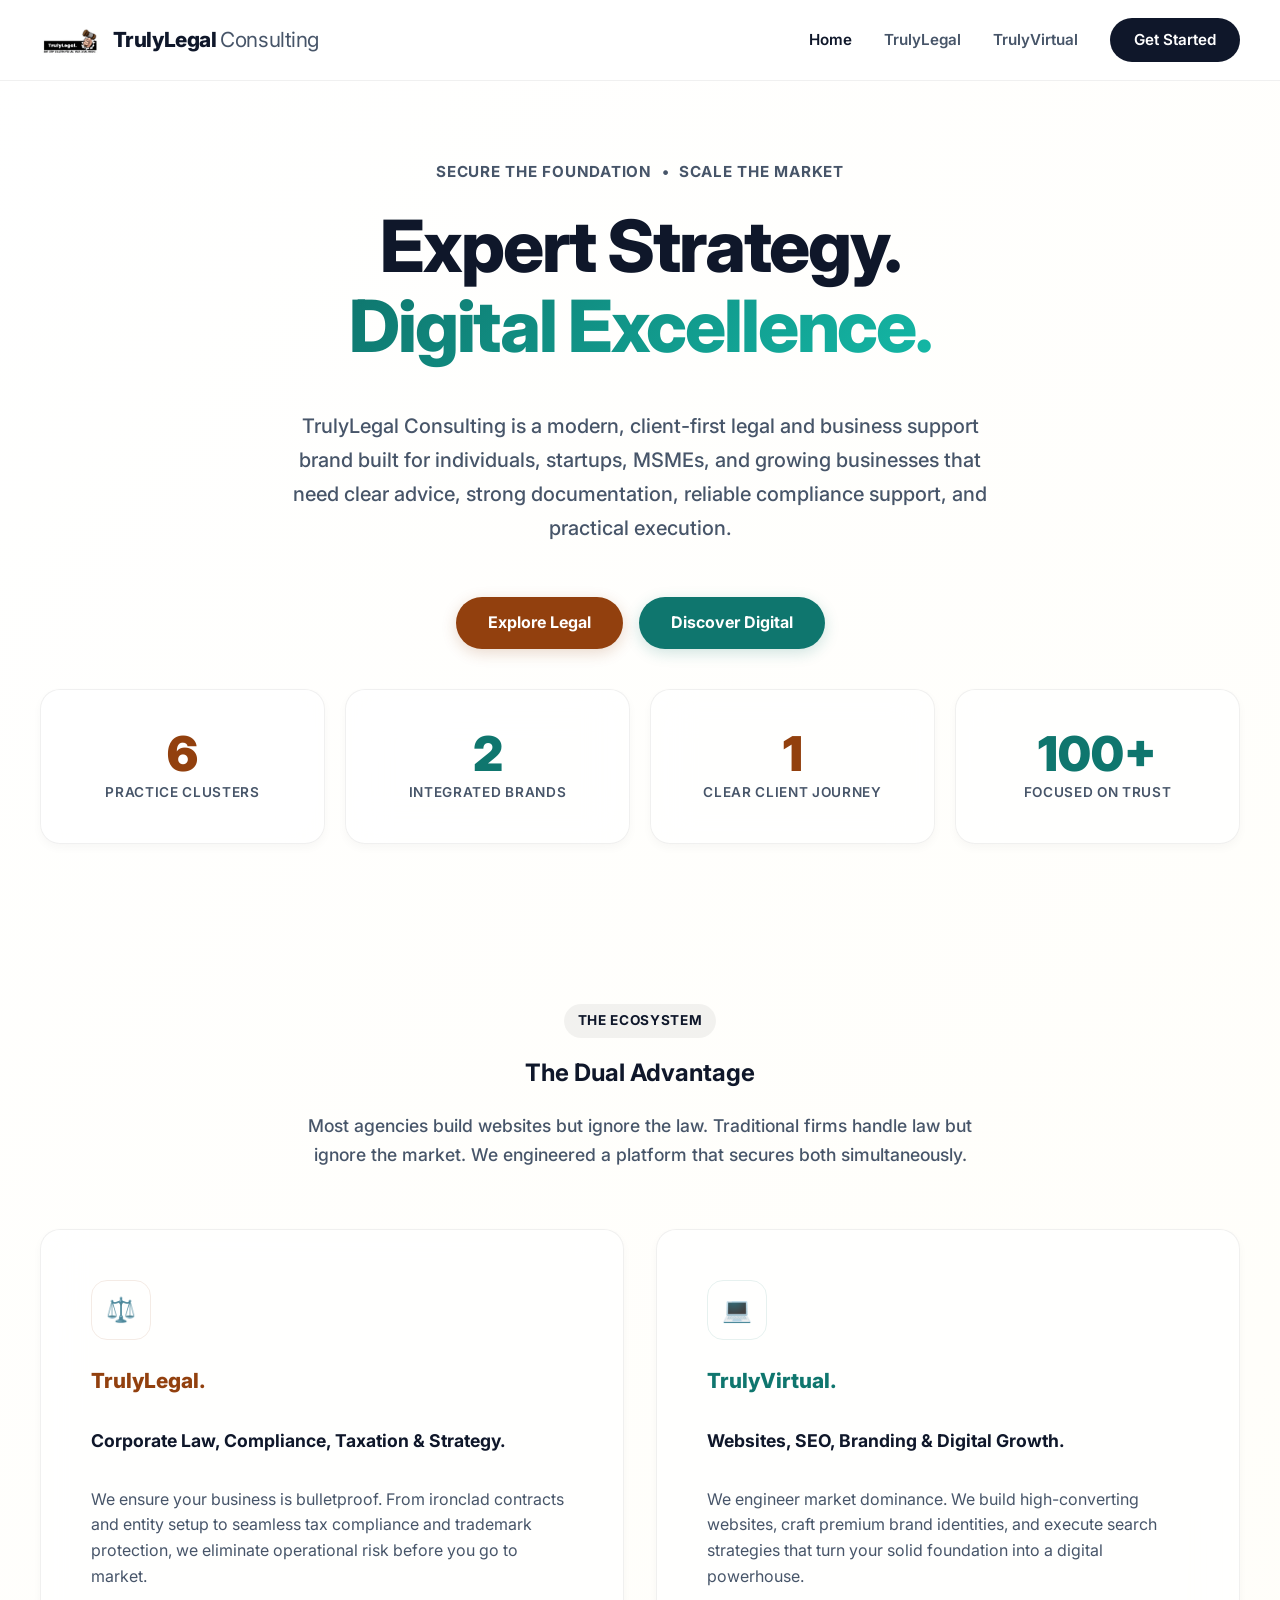
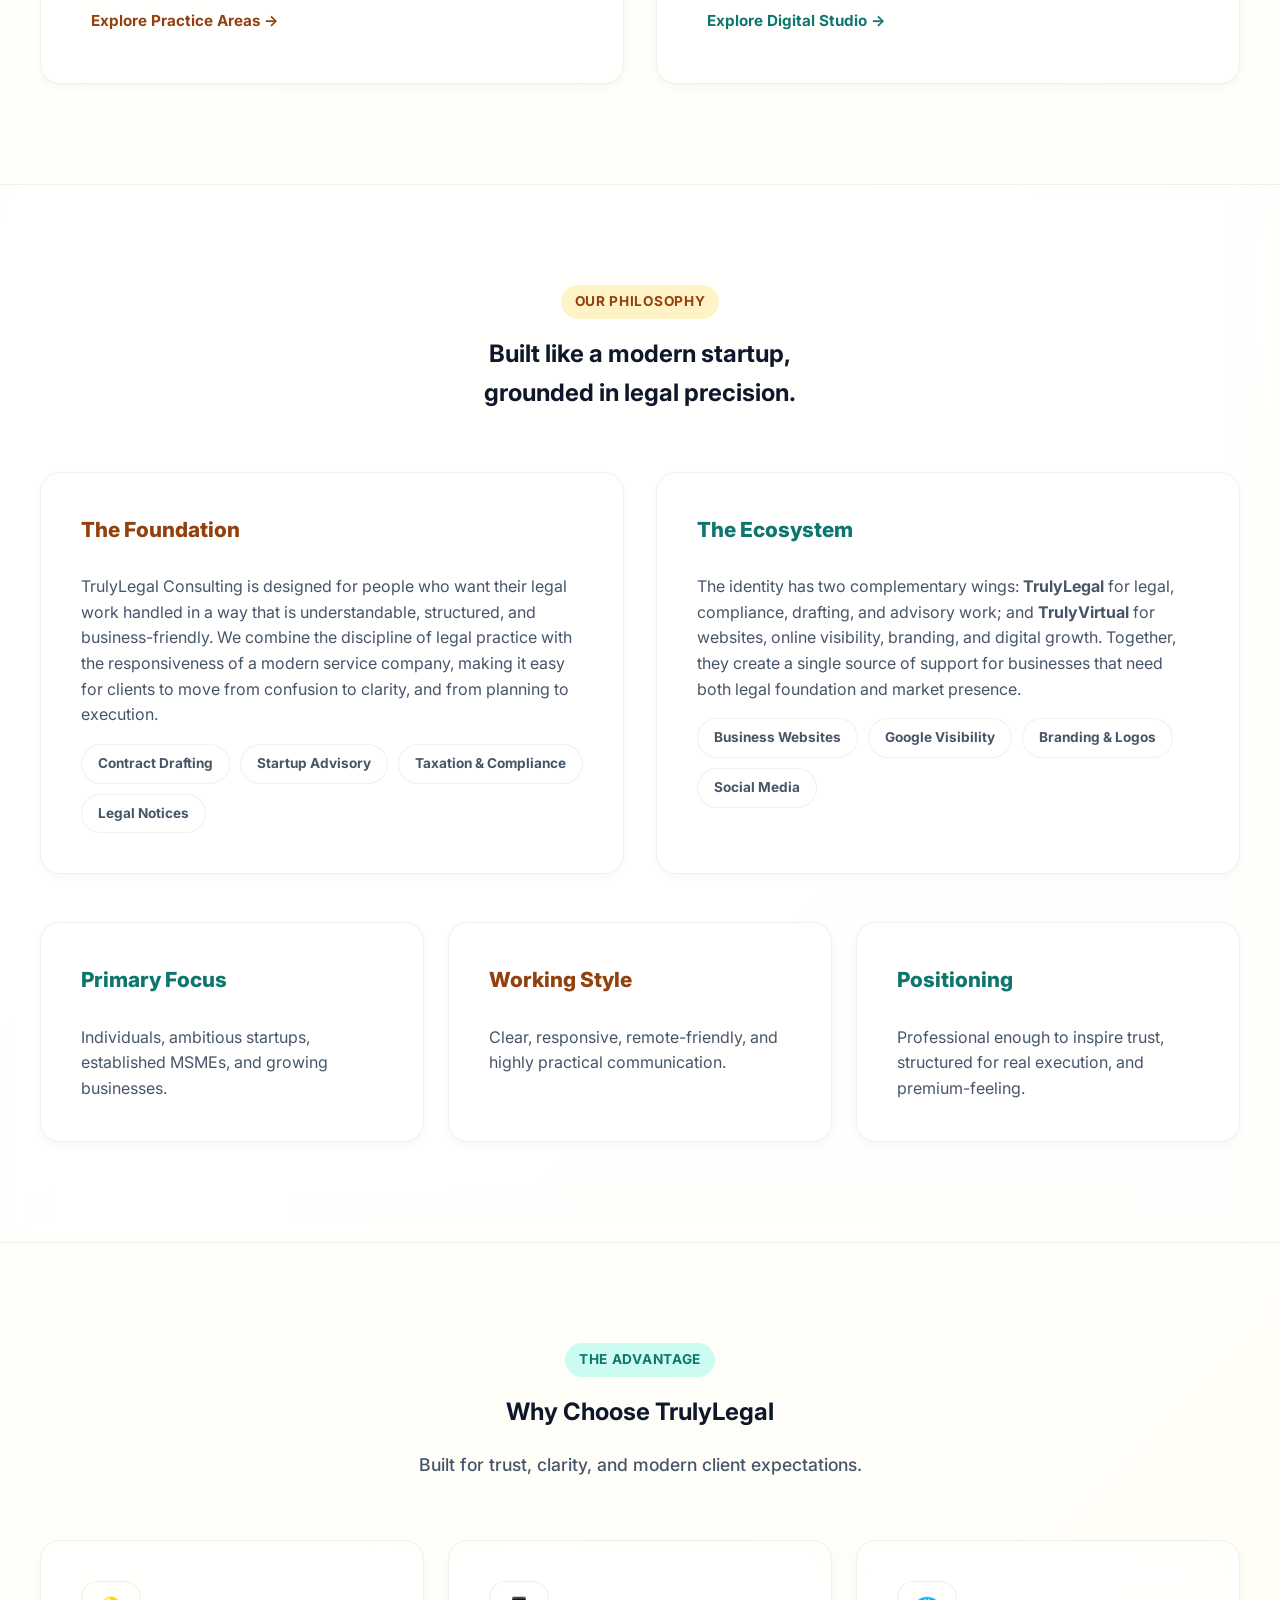
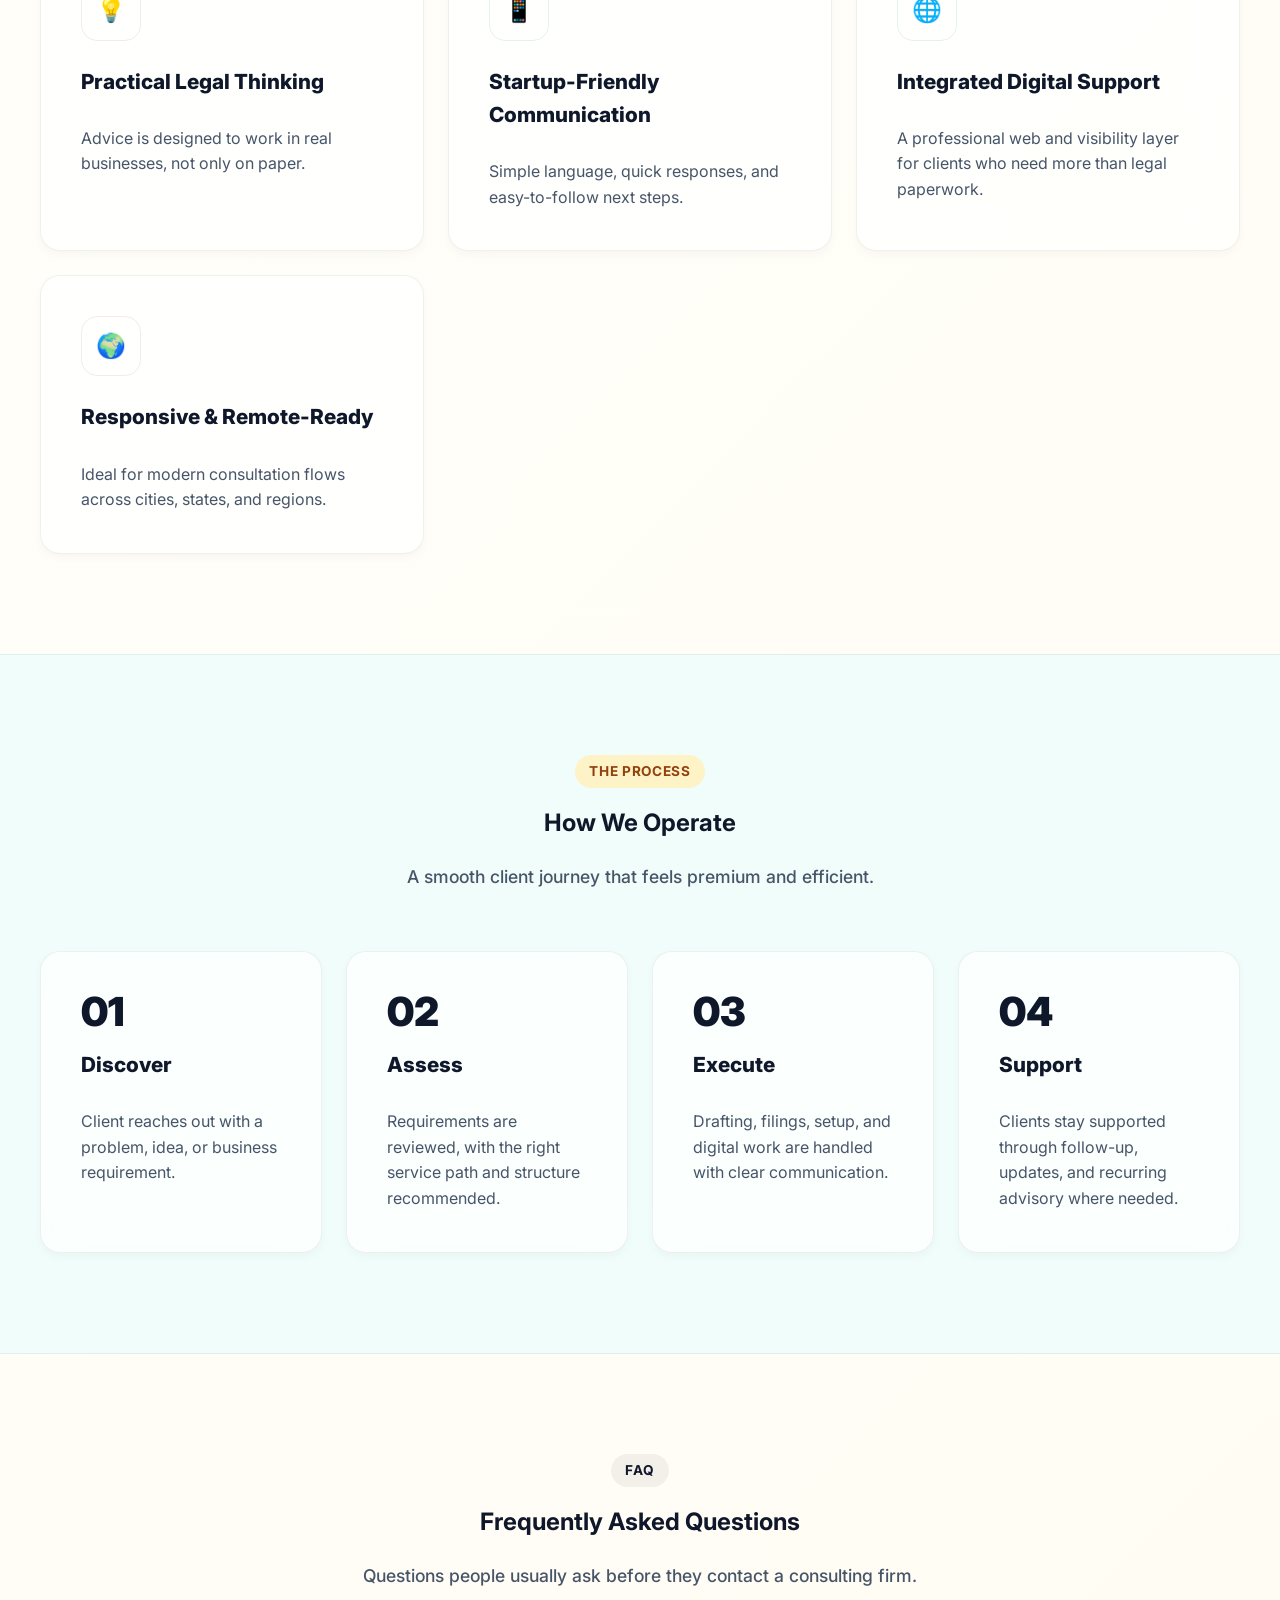
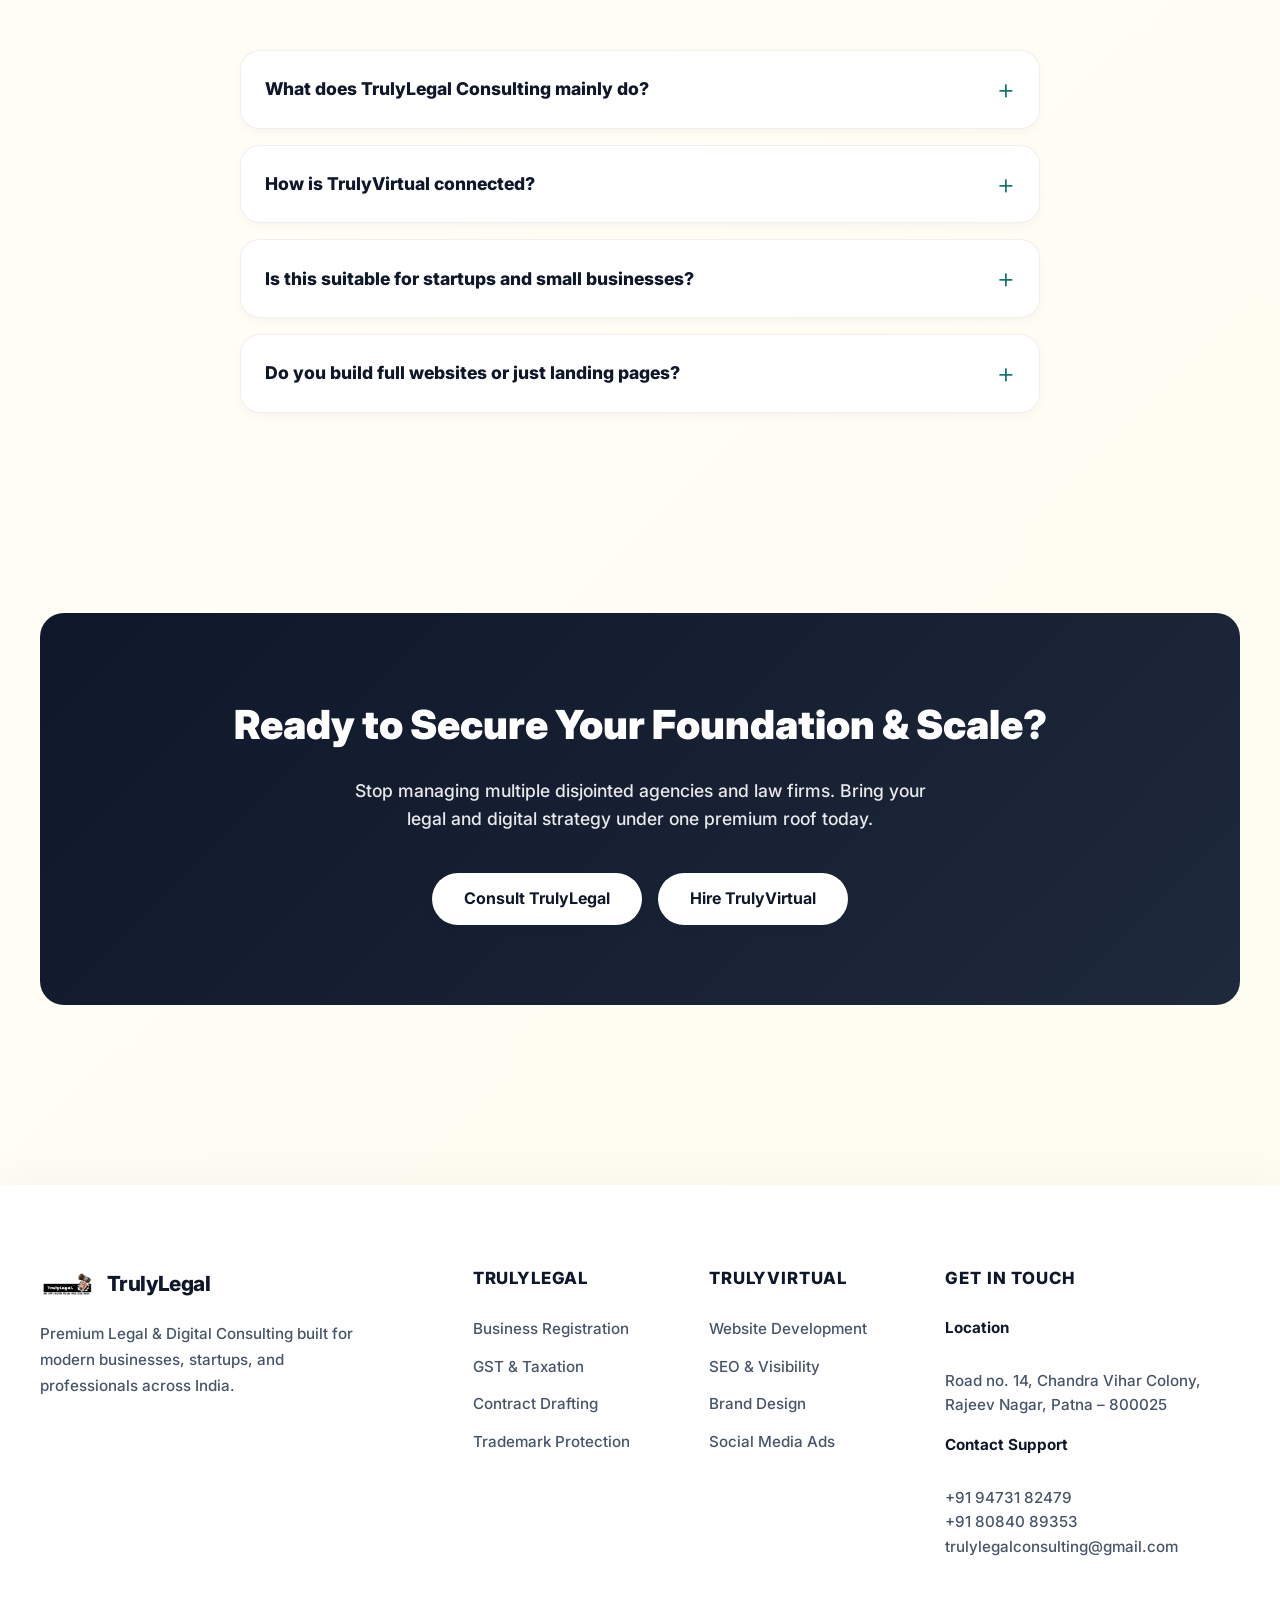
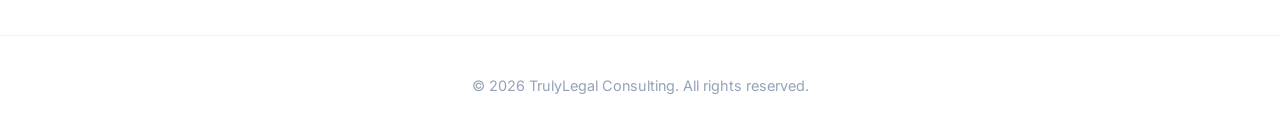
<file: index.html>
<!doctype html>
<html lang="en">
<head>
  <meta charset="utf-8" />
  <meta name="viewport" content="width=device-width, initial-scale=1" />
  <title>TrulyLegal Consulting | Strategy & Digital Growth</title>
  <link rel="preconnect" href="https://fonts.googleapis.com">
  <link rel="preconnect" href="https://fonts.gstatic.com" crossorigin>
  <link href="https://fonts.googleapis.com/css2?family=Inter:wght@300;400;500;600;700;800&display=swap" rel="stylesheet">
  <link rel="stylesheet" href="styles.css" />
  <link rel="icon" href="assets/img/logo.png">
</head>
<body class="animated-bg">
  
  <header class="site-header">
    <div class="container nav-wrap">
      <a class="brand" href="index.html">
        <img src="assets/img/logo.png" alt="TrulyLegal Logo" class="header-logo">
        <span class="brand-name">TrulyLegal <span class="light-text">Consulting</span></span>
      </a>
      
      <button class="nav-toggle" id="navToggle" aria-label="Toggle navigation">
        <span></span><span></span><span></span>
      </button>
      
      <nav class="site-nav" id="siteNav">
        <a href="index.html" class="active">Home</a>
        <a href="legal.html">TrulyLegal</a>
        <a href="virtual.html">TrulyVirtual</a>
        <a href="contact.html" class="nav-cta">Get Started</a>
      </nav>
    </div>
  </header>

  <main>
    <section class="hero-section">
      <div class="container hero-grid">
        <div class="hero-content reveal">
          <div class="kicker">Secure the Foundation &nbsp;•&nbsp; Scale the Market</div>
          <h1 class="hero-title">Expert Strategy. <br><span class="teal-gradient-text">Digital Excellence.</span></h1>
          <p class="hero-subtitle">TrulyLegal Consulting is a modern, client-first legal and business support brand built for individuals, startups, MSMEs, and growing businesses that need clear advice, strong documentation, reliable compliance support, and practical execution.</p>
          <div class="hero-actions">
            <a href="legal.html" class="btn btn-brown">Explore Legal</a>
            <a href="virtual.html" class="btn btn-teal">Discover Digital</a>
          </div>
        </div>
      </div>
    </section>

    <div class="container stats-container reveal">
      <div class="stats-grid">
        <div class="bento-card stat-card card-hover">
          <div class="stat-num brown-text" data-count="6">0</div>
          <span>Practice Clusters</span>
        </div>
        <div class="bento-card stat-card card-hover">
          <div class="stat-num teal-text" data-count="2">0</div>
          <span>Integrated Brands</span>
        </div>
        <div class="bento-card stat-card card-hover">
          <div class="stat-num brown-text" data-count="1">0</div>
          <span>Clear Client Journey</span>
        </div>
        <div class="bento-card stat-card card-hover">
          <div class="stat-num teal-text" data-count="100">0</div>
          <span>Focused on Trust</span>
        </div>
      </div>
    </div>

    <section class="section">
      <div class="container">
        <div class="section-header text-center reveal">
          <span class="badge">The Ecosystem</span>
          <h2>The Dual Advantage</h2>
          <p class="section-desc">Most agencies build websites but ignore the law. Traditional firms handle law but ignore the market. We engineered a platform that secures both simultaneously.</p>
        </div>

        <div class="bento-grid">
          <a href="legal.html" class="bento-card bento-large card-brown reveal">
            <div class="card-icon-wrapper brown-bg">
              <span class="floating-emoji">⚖️</span>
            </div>
            <h3 class="brown-text">TrulyLegal.</h3>
            <p class="strong-desc">Corporate Law, Compliance, Taxation & Strategy.</p>
            <p class="card-text">We ensure your business is bulletproof. From ironclad contracts and entity setup to seamless tax compliance and trademark protection, we eliminate operational risk before you go to market.</p>
            <span class="card-link brown-link">Explore Practice Areas &rarr;</span>
          </a>

          <a href="virtual.html" class="bento-card bento-large card-teal reveal" style="transition-delay: 0.1s;">
            <div class="card-icon-wrapper teal-bg">
              <span class="floating-emoji">💻</span>
            </div>
            <h3 class="teal-text">TrulyVirtual.</h3>
            <p class="strong-desc">Websites, SEO, Branding & Digital Growth.</p>
            <p class="card-text">We engineer market dominance. We build high-converting websites, craft premium brand identities, and execute search strategies that turn your solid foundation into a digital powerhouse.</p>
            <span class="card-link teal-link">Explore Digital Studio &rarr;</span>
          </a>
        </div>
      </div>
    </section>

    <section class="section glass-section border-y">
      <div class="container">
        <div class="section-header text-center reveal">
          <span class="badge badge-brown">Our Philosophy</span>
          <h2>Built like a modern startup,<br>grounded in legal precision.</h2>
        </div>
        
        <div class="bento-grid">
          <div class="bento-card reveal">
            <h3 class="brown-text">The Foundation</h3>
            <p>TrulyLegal Consulting is designed for people who want their legal work handled in a way that is understandable, structured, and business-friendly. We combine the discipline of legal practice with the responsiveness of a modern service company, making it easy for clients to move from confusion to clarity, and from planning to execution.</p>
            <div class="tag-cloud mt-3">
              <span>Contract Drafting</span>
              <span>Startup Advisory</span>
              <span>Taxation & Compliance</span>
              <span>Legal Notices</span>
            </div>
          </div>

          <div class="bento-card reveal" style="transition-delay: 0.1s;">
            <h3 class="teal-text">The Ecosystem</h3>
            <p>The identity has two complementary wings: <strong>TrulyLegal</strong> for legal, compliance, drafting, and advisory work; and <strong>TrulyVirtual</strong> for websites, online visibility, branding, and digital growth. Together, they create a single source of support for businesses that need both legal foundation and market presence.</p>
            <div class="tag-cloud mt-3">
              <span>Business Websites</span>
              <span>Google Visibility</span>
              <span>Branding & Logos</span>
              <span>Social Media</span>
            </div>
          </div>
        </div>

        <div class="audience-grid mt-5 reveal">
          <div class="bento-card card-hover">
            <h4 class="teal-text">Primary Focus</h4>
            <p>Individuals, ambitious startups, established MSMEs, and growing businesses.</p>
          </div>
          <div class="bento-card card-hover">
            <h4 class="brown-text">Working Style</h4>
            <p>Clear, responsive, remote-friendly, and highly practical communication.</p>
          </div>
          <div class="bento-card card-hover">
            <h4 class="teal-text">Positioning</h4>
            <p>Professional enough to inspire trust, structured for real execution, and premium-feeling.</p>
          </div>
        </div>
      </div>
    </section>

    <section class="section">
      <div class="container">
        <div class="section-header text-center reveal">
          <span class="badge badge-teal">The Advantage</span>
          <h2>Why Choose TrulyLegal</h2>
          <p class="section-desc">Built for trust, clarity, and modern client expectations.</p>
        </div>

        <div class="audience-grid">
          <div class="bento-card card-hover reveal">
            <div class="card-icon-wrapper brown-bg"><span class="floating-emoji">💡</span></div>
            <h4>Practical Legal Thinking</h4>
            <p>Advice is designed to work in real businesses, not only on paper.</p>
          </div>
          <div class="bento-card card-hover reveal" style="transition-delay: 0.1s;">
            <div class="card-icon-wrapper teal-bg"><span class="floating-emoji">📱</span></div>
            <h4>Startup-Friendly Communication</h4>
            <p>Simple language, quick responses, and easy-to-follow next steps.</p>
          </div>
          <div class="bento-card card-hover reveal" style="transition-delay: 0.2s;">
            <div class="card-icon-wrapper teal-bg"><span class="floating-emoji">🌐</span></div>
            <h4>Integrated Digital Support</h4>
            <p>A professional web and visibility layer for clients who need more than legal paperwork.</p>
          </div>
          <div class="bento-card card-hover reveal" style="transition-delay: 0.3s;">
            <div class="card-icon-wrapper brown-bg"><span class="floating-emoji">🌍</span></div>
            <h4>Responsive & Remote-Ready</h4>
            <p>Ideal for modern consultation flows across cities, states, and regions.</p>
          </div>
        </div>
      </div>
    </section>

    <section class="section bg-teal-light border-y">
      <div class="container">
        <div class="section-header text-center reveal">
          <span class="badge badge-brown">The Process</span>
          <h2>How We Operate</h2>
          <p class="section-desc">A smooth client journey that feels premium and efficient.</p>
        </div>
        
        <div class="workflow-grid">
          <div class="bento-card workflow-card reveal">
            <div class="step-num text-teal">01</div>
            <h4>Discover</h4>
            <p>Client reaches out with a problem, idea, or business requirement.</p>
          </div>
          <div class="bento-card workflow-card reveal" style="transition-delay: 0.1s;">
            <div class="step-num text-brown">02</div>
            <h4>Assess</h4>
            <p>Requirements are reviewed, with the right service path and structure recommended.</p>
          </div>
          <div class="bento-card workflow-card reveal" style="transition-delay: 0.2s;">
            <div class="step-num text-teal">03</div>
            <h4>Execute</h4>
            <p>Drafting, filings, setup, and digital work are handled with clear communication.</p>
          </div>
          <div class="bento-card workflow-card reveal" style="transition-delay: 0.3s;">
            <div class="step-num text-brown">04</div>
            <h4>Support</h4>
            <p>Clients stay supported through follow-up, updates, and recurring advisory where needed.</p>
          </div>
        </div>
      </div>
    </section>

    <section class="section">
      <div class="container">
        <div class="section-header text-center reveal">
          <span class="badge">FAQ</span>
          <h2>Frequently Asked Questions</h2>
          <p class="section-desc">Questions people usually ask before they contact a consulting firm.</p>
        </div>

        <div class="faq-list reveal">
          <details class="faq-item">
            <summary>What does TrulyLegal Consulting mainly do?</summary>
            <p>It provides legal, compliance, drafting, business consulting, and selected digital growth services, with a focus on making the process simple and practical for clients.</p>
          </details>
          <details class="faq-item">
            <summary>How is TrulyVirtual connected?</summary>
            <p>TrulyVirtual is the digital-growth wing of the ecosystem, handling websites, visibility, branding, online promotion, and related digital support.</p>
          </details>
          <details class="faq-item">
            <summary>Is this suitable for startups and small businesses?</summary>
            <p>Yes. The structure is intentionally built for people who need affordable, professional, and scalable support while they build their business.</p>
          </details>
          <details class="faq-item">
            <summary>Do you build full websites or just landing pages?</summary>
            <p>Yes. The design capabilities range from single-page conversion landing pages to expanded multi-page corporate websites with service, about, and contact pages.</p>
          </details>
        </div>
      </div>
    </section>

    <section class="section cta-section">
      <div class="container reveal">
        <div class="cta-box box-gradient">
          <h2>Ready to Secure Your Foundation & Scale?</h2>
          <p>Stop managing multiple disjointed agencies and law firms. Bring your legal and digital strategy under one premium roof today.</p>
          <div class="cta-flex">
            <a href="contact.html" class="btn btn-white brown-text">Consult TrulyLegal</a>
            <a href="contact.html" class="btn btn-white teal-text">Hire TrulyVirtual</a>
          </div>
        </div>
      </div>
    </section>
  </main>

  <footer class="site-footer">
    <div class="container footer-grid">
      <div class="footer-col brand-col">
        <div class="footer-brand">
          <img src="assets/img/logo.png" alt="TrulyLegal Logo" class="footer-logo">
          <span class="brand-name">TrulyLegal</span>
        </div>
        <p>Premium Legal & Digital Consulting built for modern businesses, startups, and professionals across India.</p>
      </div>
      
      <div class="footer-col">
        <h4>TrulyLegal</h4>
        <ul>
          <li><a href="legal.html">Business Registration</a></li>
          <li><a href="legal.html">GST & Taxation</a></li>
          <li><a href="legal.html">Contract Drafting</a></li>
          <li><a href="legal.html">Trademark Protection</a></li>
        </ul>
      </div>

      <div class="footer-col">
        <h4>TrulyVirtual</h4>
        <ul>
          <li><a href="virtual.html">Website Development</a></li>
          <li><a href="virtual.html">SEO & Visibility</a></li>
          <li><a href="virtual.html">Brand Design</a></li>
          <li><a href="virtual.html">Social Media Ads</a></li>
        </ul>
      </div>

      <div class="footer-col contact-col">
        <h4>Get in Touch</h4>
        <div class="contact-item">
          <strong>Location</strong><br>
          Road no. 14, Chandra Vihar Colony,<br>Rajeev Nagar, Patna – 800025
        </div>
        <div class="contact-item mt-3">
          <strong>Contact Support</strong><br>
          <a href="tel:+919473182479">+91 94731 82479</a><br>
          <a href="tel:+918084089353">+91 80840 89353</a><br>
          <a href="mailto:trulylegalconsulting@gmail.com">trulylegalconsulting@gmail.com</a>
        </div>
      </div>
    </div>
    <div class="footer-bottom">
      <div class="container">
        <p>&copy; 2026 TrulyLegal Consulting. All rights reserved.</p>
      </div>
    </div>
  </footer>

  <script src="script.js"></script>
</body>
</html>
</file>
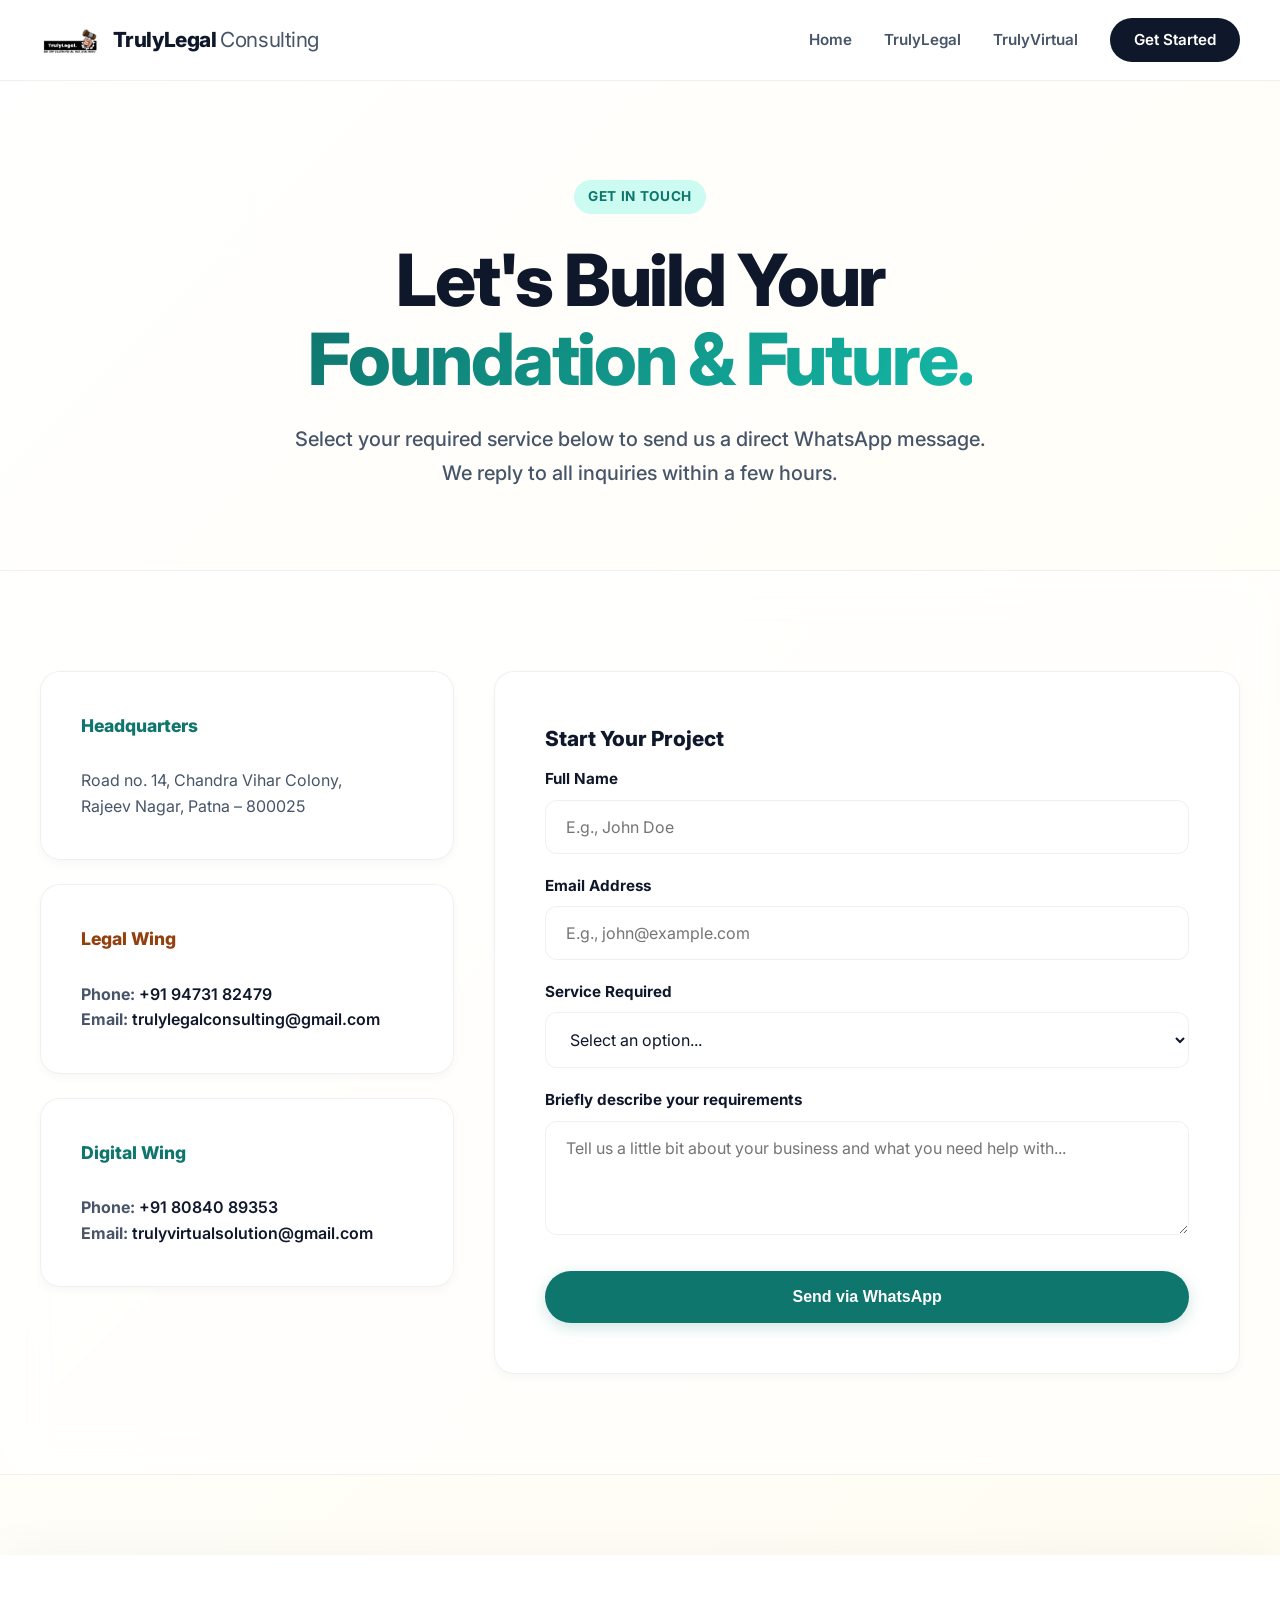
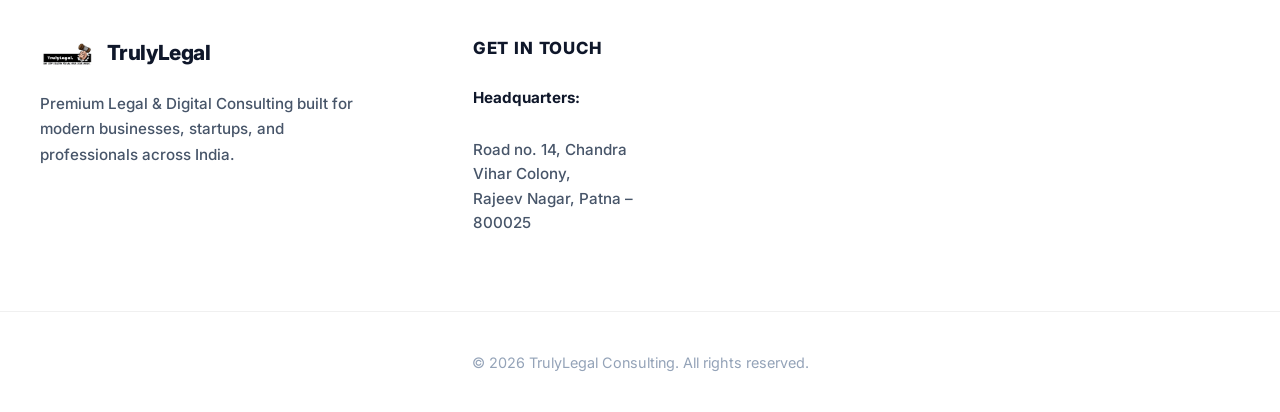
<file: contact.html>
<!doctype html>
<html lang="en">
<head>
  <meta charset="utf-8" />
  <meta name="viewport" content="width=device-width, initial-scale=1" />
  <title>Contact Us | TrulyLegal Consulting</title>
  <link href="https://fonts.googleapis.com/css2?family=Inter:wght@300;400;500;600;700;800&display=swap" rel="stylesheet">
  <link rel="stylesheet" href="styles.css" />
  <link rel="icon" href="assets/img/logo.png">
</head>
<body class="animated-bg">
  
  <header class="site-header">
    <div class="container nav-wrap">
      <a class="brand" href="index.html">
        <img src="assets/img/logo.png" alt="TrulyLegal Logo" class="header-logo">
        <span class="brand-name">TrulyLegal <span class="light-text">Consulting</span></span>
      </a>
      <button class="nav-toggle" id="navToggle" aria-label="Toggle navigation">
        <span></span><span></span><span></span>
      </button>
      <nav class="site-nav" id="siteNav">
        <a href="index.html">Home</a>
        <a href="legal.html">TrulyLegal</a>
        <a href="virtual.html">TrulyVirtual</a>
        <a href="contact.html" class="nav-cta">Get Started</a>
      </nav>
    </div>
  </header>

  <main>
    <section class="internal-hero">
      <div class="container reveal text-center">
        <span class="badge badge-teal">Get In Touch</span>
        <h1 class="hero-title">Let's Build Your <br><span class="teal-gradient-text">Foundation & Future.</span></h1>
        <p class="hero-subtitle" style="margin: 0 auto;">Select your required service below to send us a direct WhatsApp message. We reply to all inquiries within a few hours.</p>
      </div>
    </section>

    <section class="section border-y glass-section">
      <div class="container">
        <div class="contact-layout">
          
          <div class="contact-info-cards reveal">
            <div class="bento-card card-teal">
              <h4 class="teal-text">Headquarters</h4>
              <p>Road no. 14, Chandra Vihar Colony,<br>Rajeev Nagar, Patna – 800025</p>
            </div>
            
            <div class="bento-card card-brown">
              <h4 class="brown-text">Legal Wing</h4>
              <p><strong>Phone:</strong> <a href="tel:+919473182479">+91 94731 82479</a><br>
              <strong>Email:</strong> <a href="mailto:trulylegalconsulting@gmail.com">trulylegalconsulting@gmail.com</a></p>
            </div>

            <div class="bento-card card-teal">
              <h4 class="teal-text">Digital Wing</h4>
              <p><strong>Phone:</strong> <a href="tel:+918084089353">+91 80840 89353</a><br>
              <strong>Email:</strong> <a href="mailto:trulyvirtualsolution@gmail.com">trulyvirtualsolution@gmail.com</a></p>
            </div>
          </div>

          <div class="bento-card bento-large card-hover reveal" style="transition-delay: 0.1s;">
            <h3 class="mb-4">Start Your Project</h3>
            <form id="whatsappForm" class="contact-form">
              
              <div class="form-group">
                <label for="userName">Full Name</label>
                <input type="text" id="userName" class="form-control" placeholder="E.g., John Doe" required>
              </div>

              <div class="form-group">
                <label for="userEmail">Email Address</label>
                <input type="email" id="userEmail" class="form-control" placeholder="E.g., john@example.com" required>
              </div>

              <div class="form-group">
                <label for="userService">Service Required</label>
                <select id="userService" class="form-control" required>
                  <option value="" disabled selected>Select an option...</option>
                  <optgroup label="TrulyLegal">
                    <option value="Business Registration">Business Registration & Setup</option>
                    <option value="GST & Taxation">GST & Taxation</option>
                    <option value="Drafting & Contracts">Drafting & Contracts</option>
                    <option value="Trademark / Brand Protection">Trademark / Brand Protection</option>
                    <option value="Legal Consultation">General Legal Consultation</option>
                  </optgroup>
                  <optgroup label="TrulyVirtual">
                    <option value="Website Development">Website Development</option>
                    <option value="SEO & Visibility">Google SEO & Visibility</option>
                    <option value="Logo & Branding">Logo & Brand Design</option>
                    <option value="Social Media Ads">Social Media & Ads Management</option>
                  </optgroup>
                  <optgroup label="Combined">
                    <option value="Combined Legal & Digital Package">Combined Legal & Digital Package</option>
                  </optgroup>
                </select>
              </div>

              <div class="form-group">
                <label for="userMessage">Briefly describe your requirements</label>
                <textarea id="userMessage" class="form-control" rows="4" placeholder="Tell us a little bit about your business and what you need help with..." required></textarea>
              </div>

              <button type="submit" class="btn btn-teal mt-3" style="width: 100%;">
                Send via WhatsApp
              </button>
              
            </form>
          </div>

        </div>
      </div>
    </section>
  </main>

  <footer class="site-footer">
    <div class="container footer-grid">
      <div class="footer-col brand-col">
        <div class="footer-brand">
          <img src="assets/img/logo.png" alt="TrulyLegal Logo" class="footer-logo">
          <span class="brand-name">TrulyLegal</span>
        </div>
        <p>Premium Legal & Digital Consulting built for modern businesses, startups, and professionals across India.</p>
      </div>
      <div class="footer-col contact-col">
        <h4>Get in Touch</h4>
        <div class="contact-item">
          <strong>Headquarters:</strong><br>
          Road no. 14, Chandra Vihar Colony,<br>Rajeev Nagar, Patna – 800025
        </div>
      </div>
    </div>
    <div class="footer-bottom">
      <div class="container">
        <p>&copy; 2026 TrulyLegal Consulting. All rights reserved.</p>
      </div>
    </div>
  </footer>

  <script src="script.js"></script>
</body>
</html>
</file>
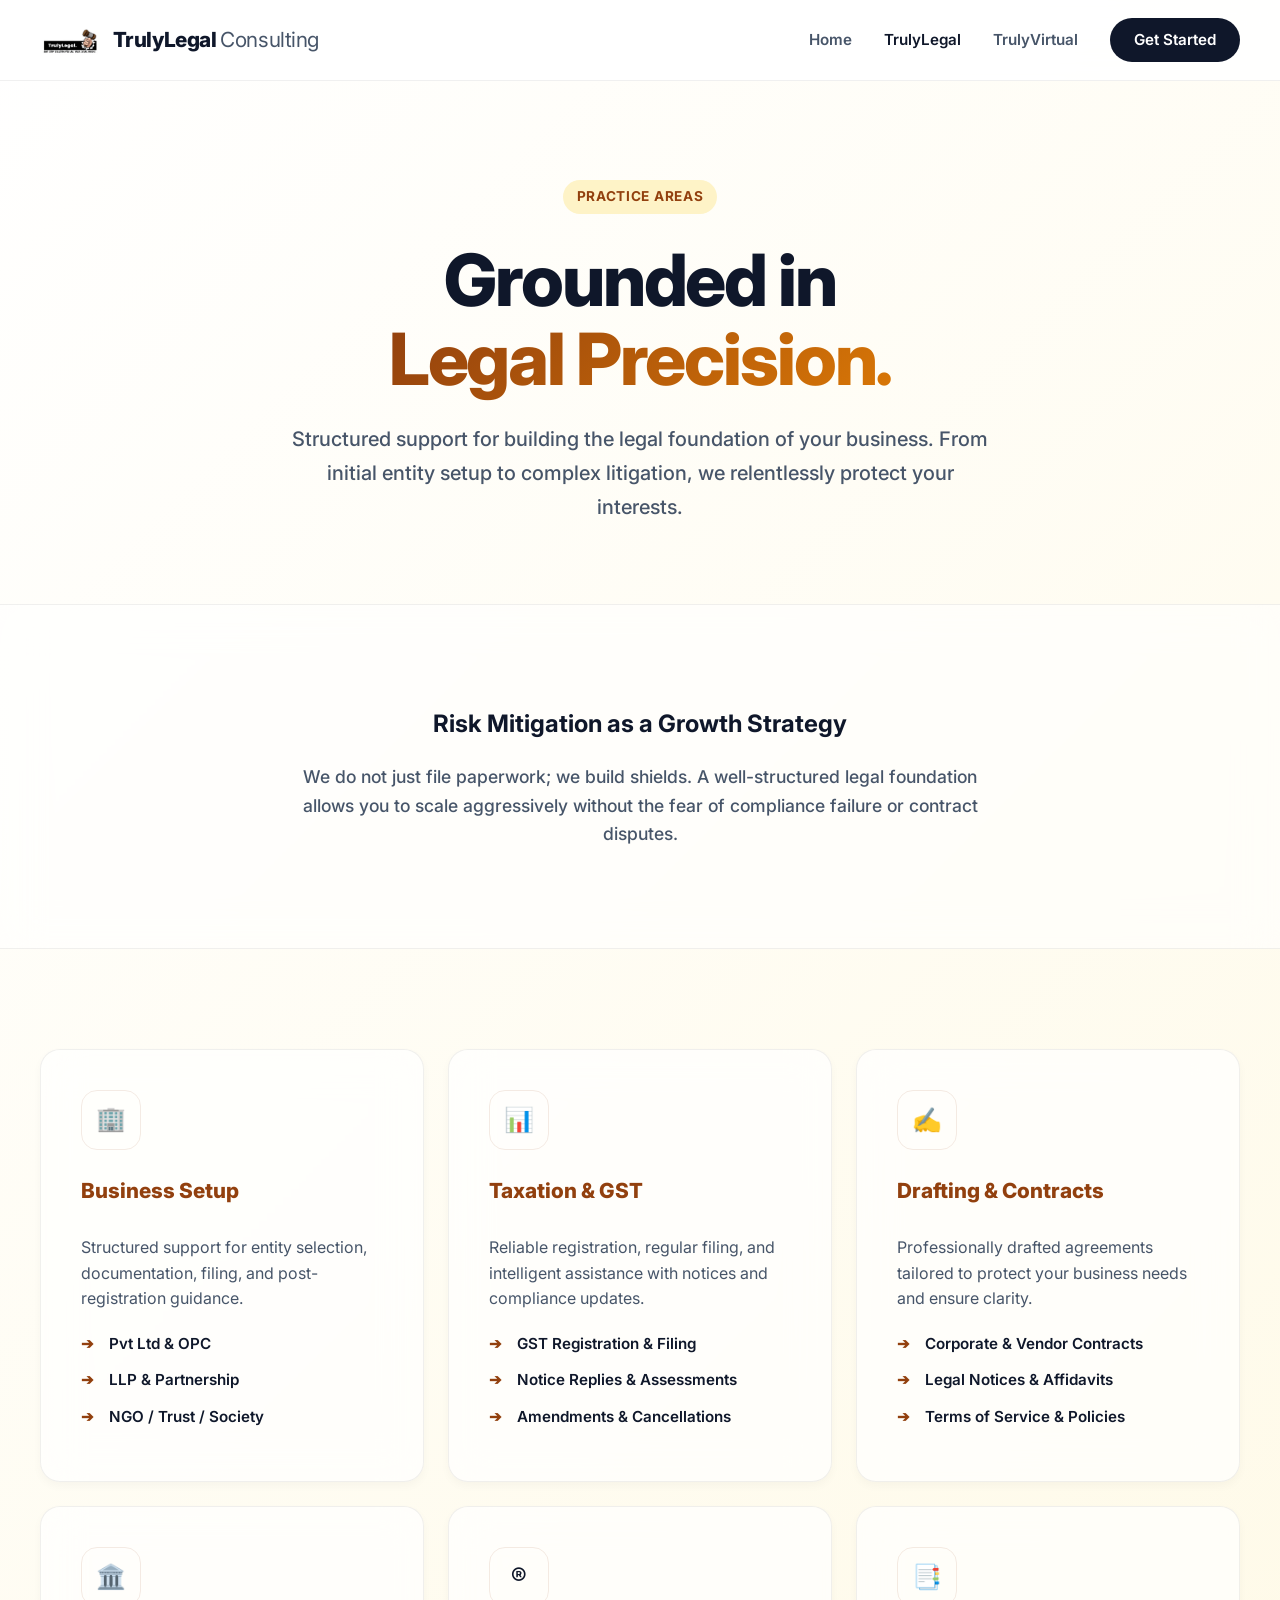
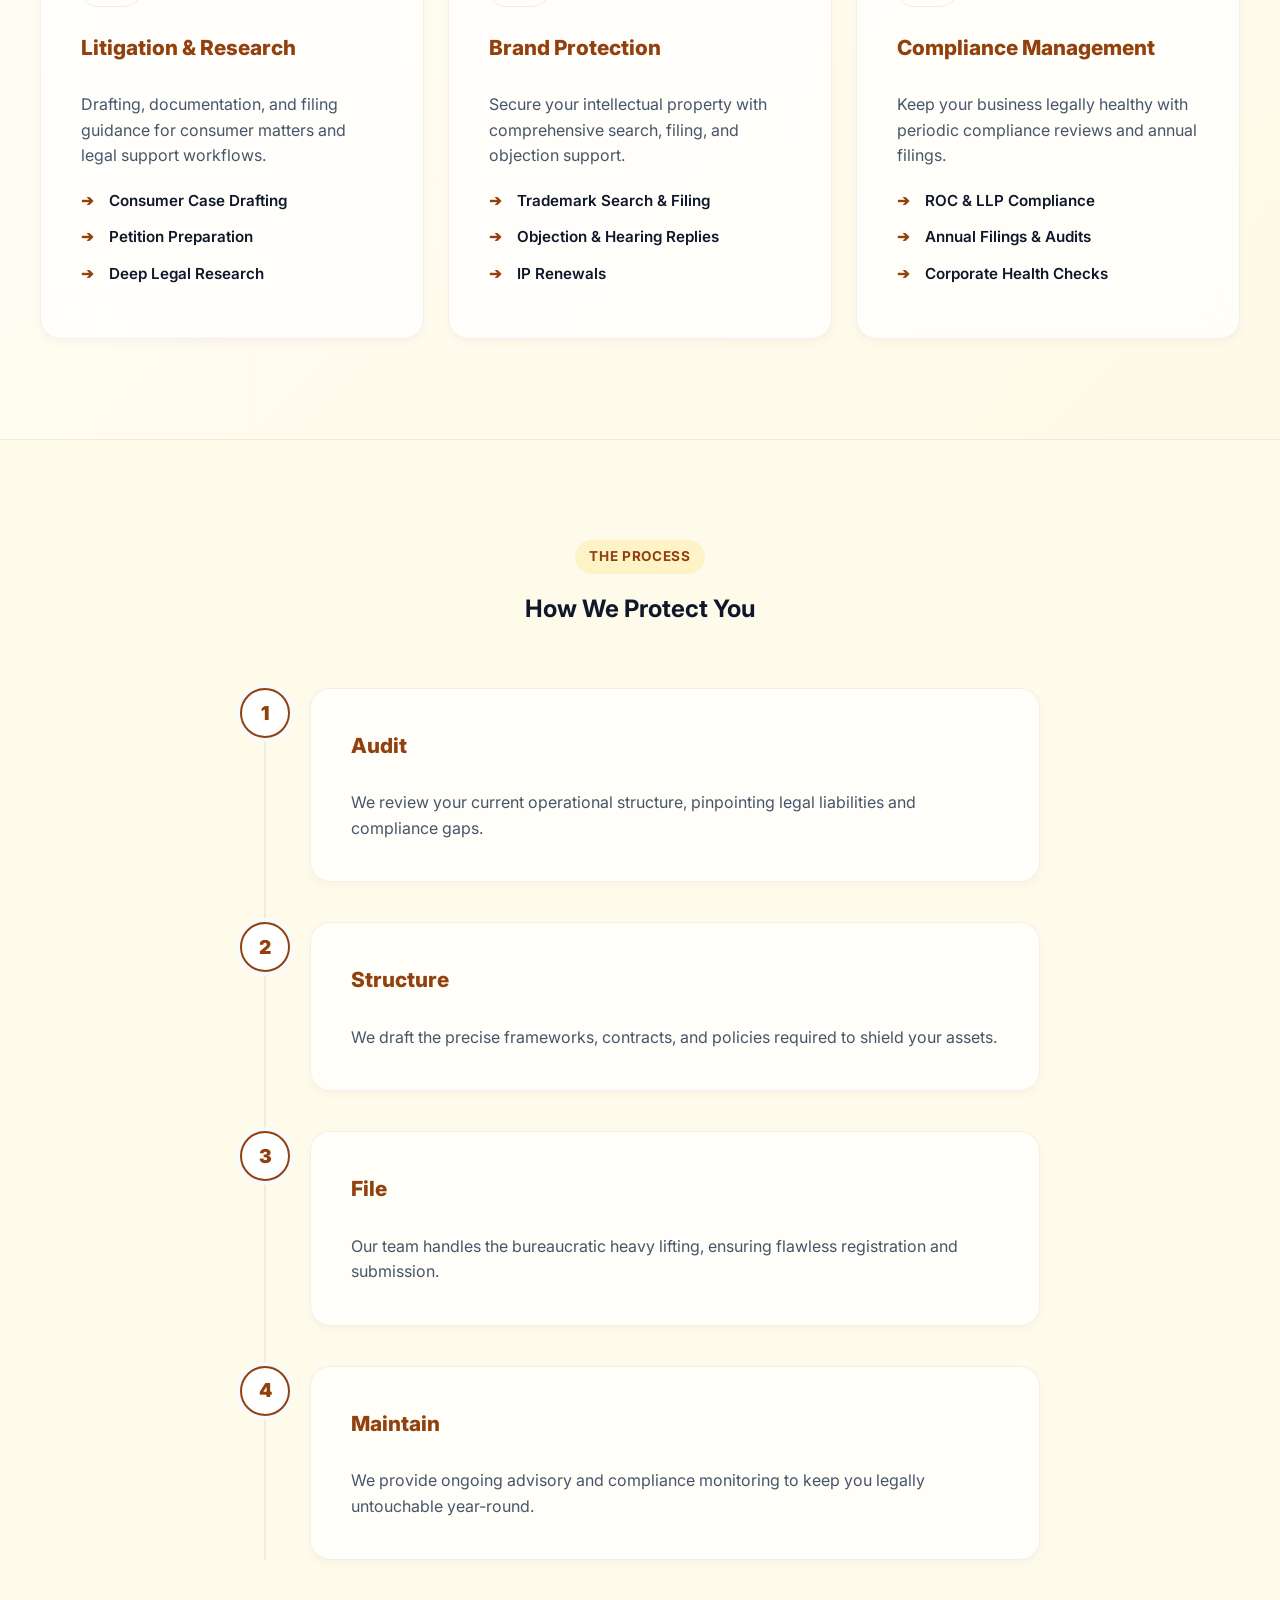
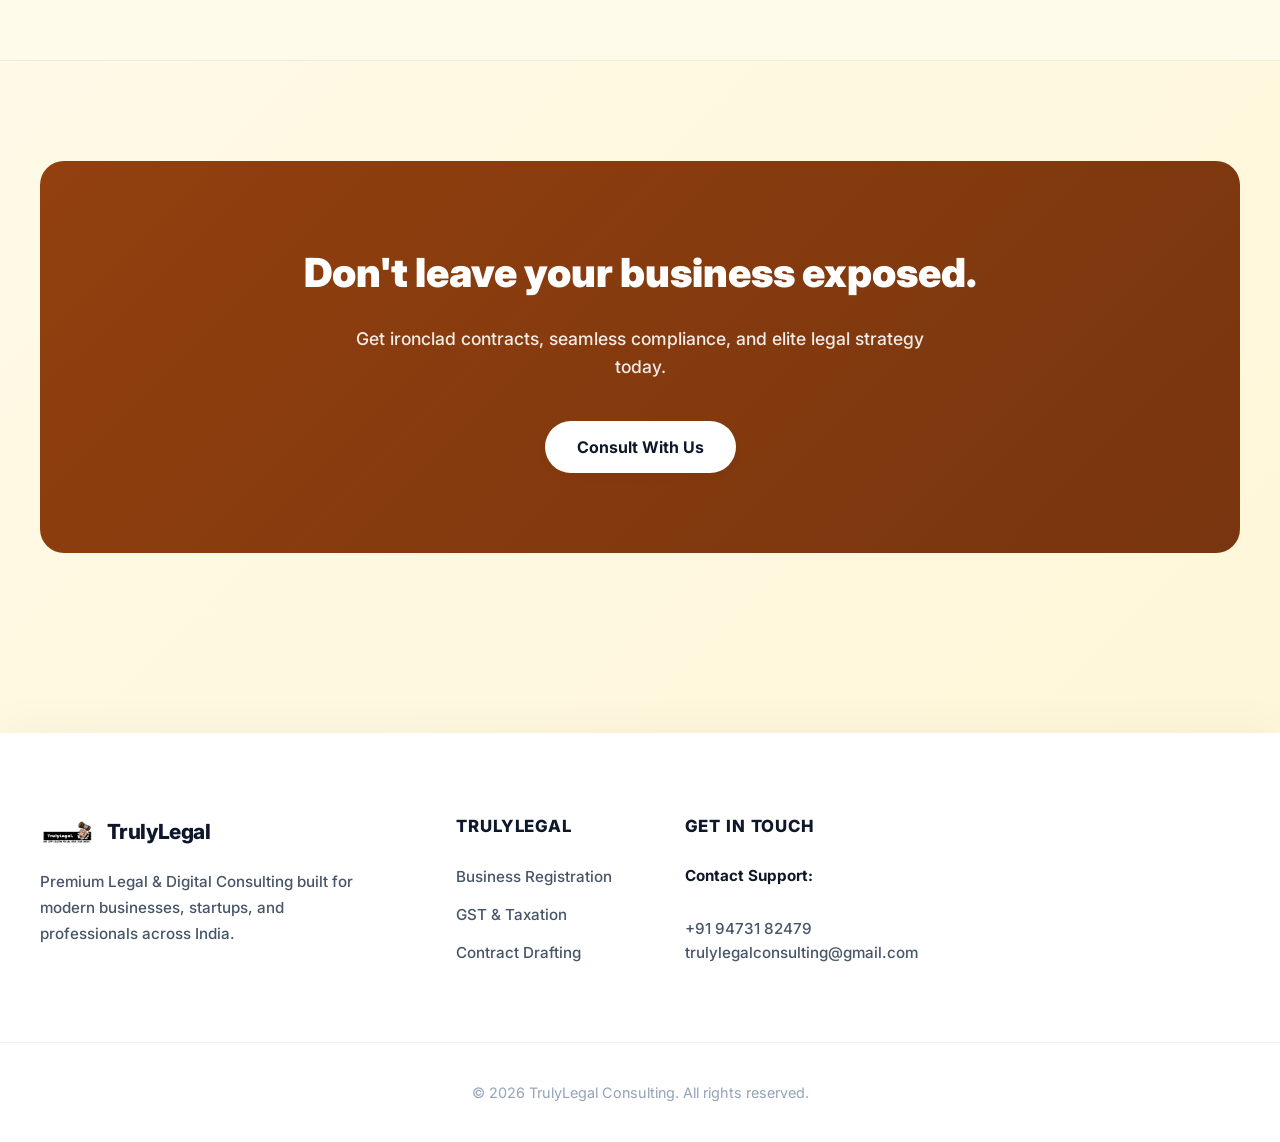
<file: legal.html>
<!doctype html>
<html lang="en">
<head>
  <meta charset="utf-8" />
  <meta name="viewport" content="width=device-width, initial-scale=1" />
  <title>TrulyLegal | Corporate Law & Compliance</title>
  <link href="https://fonts.googleapis.com/css2?family=Inter:wght@300;400;500;600;700;800&display=swap" rel="stylesheet">
  <link rel="stylesheet" href="styles.css" />
  <link rel="icon" href="assets/img/logo.png">
</head>
<body class="animated-bg-brown">
  
  <header class="site-header">
    <div class="container nav-wrap">
      <a class="brand" href="index.html">
        <img src="assets/img/logo.png" alt="TrulyLegal Logo" class="header-logo">
        <span class="brand-name">TrulyLegal <span class="light-text">Consulting</span></span>
      </a>
      <button class="nav-toggle" id="navToggle">
        <span></span><span></span><span></span>
      </button>
      <nav class="site-nav" id="siteNav">
        <a href="index.html">Home</a>
        <a href="legal.html" class="active brown-text">TrulyLegal</a>
        <a href="virtual.html">TrulyVirtual</a>
        <a href="contact.html" class="nav-cta">Get Started</a>
      </nav>
    </div>
  </header>

  <main>
    <section class="internal-hero">
      <div class="container reveal">
        <span class="badge badge-brown">Practice Areas</span>
        <h1 class="hero-title">Grounded in <br><span class="brown-gradient-text">Legal Precision.</span></h1>
        <p class="hero-subtitle" style="margin: 0 auto;">Structured support for building the legal foundation of your business. From initial entity setup to complex litigation, we relentlessly protect your interests.</p>
      </div>
    </section>

    <section class="section glass-section border-y">
      <div class="container reveal text-center">
        <h2>Risk Mitigation as a Growth Strategy</h2>
        <p class="section-desc">We do not just file paperwork; we build shields. A well-structured legal foundation allows you to scale aggressively without the fear of compliance failure or contract disputes.</p>
      </div>
    </section>

    <section class="section">
      <div class="container">
        <div class="services-grid">
          <div class="bento-card card-hover card-brown reveal">
            <div class="card-icon-wrapper brown-bg"><span class="floating-emoji">🏢</span></div>
            <h3 class="brown-text">Business Setup</h3>
            <p>Structured support for entity selection, documentation, filing, and post-registration guidance.</p>
            <ul class="clean-list brown-bullets">
              <li>Pvt Ltd & OPC</li>
              <li>LLP & Partnership</li>
              <li>NGO / Trust / Society</li>
            </ul>
          </div>

          <div class="bento-card card-hover card-brown reveal">
            <div class="card-icon-wrapper brown-bg"><span class="floating-emoji">📊</span></div>
            <h3 class="brown-text">Taxation & GST</h3>
            <p>Reliable registration, regular filing, and intelligent assistance with notices and compliance updates.</p>
            <ul class="clean-list brown-bullets">
              <li>GST Registration & Filing</li>
              <li>Notice Replies & Assessments</li>
              <li>Amendments & Cancellations</li>
            </ul>
          </div>

          <div class="bento-card card-hover card-brown reveal">
            <div class="card-icon-wrapper brown-bg"><span class="floating-emoji">✍️</span></div>
            <h3 class="brown-text">Drafting & Contracts</h3>
            <p>Professionally drafted agreements tailored to protect your business needs and ensure clarity.</p>
            <ul class="clean-list brown-bullets">
              <li>Corporate & Vendor Contracts</li>
              <li>Legal Notices & Affidavits</li>
              <li>Terms of Service & Policies</li>
            </ul>
          </div>

          <div class="bento-card card-hover card-brown reveal">
            <div class="card-icon-wrapper brown-bg"><span class="floating-emoji">🏛️</span></div>
            <h3 class="brown-text">Litigation & Research</h3>
            <p>Drafting, documentation, and filing guidance for consumer matters and legal support workflows.</p>
            <ul class="clean-list brown-bullets">
              <li>Consumer Case Drafting</li>
              <li>Petition Preparation</li>
              <li>Deep Legal Research</li>
            </ul>
          </div>

          <div class="bento-card card-hover card-brown reveal">
            <div class="card-icon-wrapper brown-bg"><span class="floating-emoji">®️</span></div>
            <h3 class="brown-text">Brand Protection</h3>
            <p>Secure your intellectual property with comprehensive search, filing, and objection support.</p>
            <ul class="clean-list brown-bullets">
              <li>Trademark Search & Filing</li>
              <li>Objection & Hearing Replies</li>
              <li>IP Renewals</li>
            </ul>
          </div>

          <div class="bento-card card-hover card-brown reveal">
            <div class="card-icon-wrapper brown-bg"><span class="floating-emoji">📑</span></div>
            <h3 class="brown-text">Compliance Management</h3>
            <p>Keep your business legally healthy with periodic compliance reviews and annual filings.</p>
            <ul class="clean-list brown-bullets">
              <li>ROC & LLP Compliance</li>
              <li>Annual Filings & Audits</li>
              <li>Corporate Health Checks</li>
            </ul>
          </div>
        </div>
      </div>
    </section>

    <section class="section bg-brown-light border-y">
      <div class="container">
        <div class="section-header text-center reveal">
          <span class="badge badge-brown">The Process</span>
          <h2>How We Protect You</h2>
        </div>
        
        <div class="timeline-container">
          <div class="timeline-step reveal">
            <div class="timeline-marker">1</div>
            <div class="timeline-content bento-card card-brown">
              <h4 class="brown-text">Audit</h4>
              <p>We review your current operational structure, pinpointing legal liabilities and compliance gaps.</p>
            </div>
          </div>
          <div class="timeline-step reveal">
            <div class="timeline-marker">2</div>
            <div class="timeline-content bento-card card-brown">
              <h4 class="brown-text">Structure</h4>
              <p>We draft the precise frameworks, contracts, and policies required to shield your assets.</p>
            </div>
          </div>
          <div class="timeline-step reveal">
            <div class="timeline-marker">3</div>
            <div class="timeline-content bento-card card-brown">
              <h4 class="brown-text">File</h4>
              <p>Our team handles the bureaucratic heavy lifting, ensuring flawless registration and submission.</p>
            </div>
          </div>
          <div class="timeline-step reveal">
            <div class="timeline-marker">4</div>
            <div class="timeline-content bento-card card-brown">
              <h4 class="brown-text">Maintain</h4>
              <p>We provide ongoing advisory and compliance monitoring to keep you legally untouchable year-round.</p>
            </div>
          </div>
        </div>
      </div>
    </section>

    <section class="section cta-section">
      <div class="container reveal">
        <div class="cta-box box-gradient-brown">
          <h2>Don't leave your business exposed.</h2>
          <p>Get ironclad contracts, seamless compliance, and elite legal strategy today.</p>
          <div class="cta-flex">
            <a href="contact.html" class="btn btn-white brown-text">Consult With Us</a>
          </div>
        </div>
      </div>
    </section>
  </main>

  <footer class="site-footer">
    <div class="container footer-grid">
      <div class="footer-col brand-col">
        <div class="footer-brand">
          <img src="assets/img/logo.png" alt="TrulyLegal Logo" class="footer-logo">
          <span class="brand-name">TrulyLegal</span>
        </div>
        <p>Premium Legal & Digital Consulting built for modern businesses, startups, and professionals across India.</p>
      </div>
      <div class="footer-col">
        <h4>TrulyLegal</h4>
        <ul>
          <li><a href="legal.html">Business Registration</a></li>
          <li><a href="legal.html">GST & Taxation</a></li>
          <li><a href="legal.html">Contract Drafting</a></li>
        </ul>
      </div>
      <div class="footer-col contact-col">
        <h4>Get in Touch</h4>
        <div class="contact-item">
          <strong>Contact Support:</strong><br>
          <a href="tel:+919473182479">+91 94731 82479</a><br>
          <a href="mailto:trulylegalconsulting@gmail.com">trulylegalconsulting@gmail.com</a>
        </div>
      </div>
    </div>
    <div class="footer-bottom">
      <div class="container">
        <p>&copy; 2026 TrulyLegal Consulting. All rights reserved.</p>
      </div>
    </div>
  </footer>
  <script src="script.js"></script>
</body>
</html>
</file>
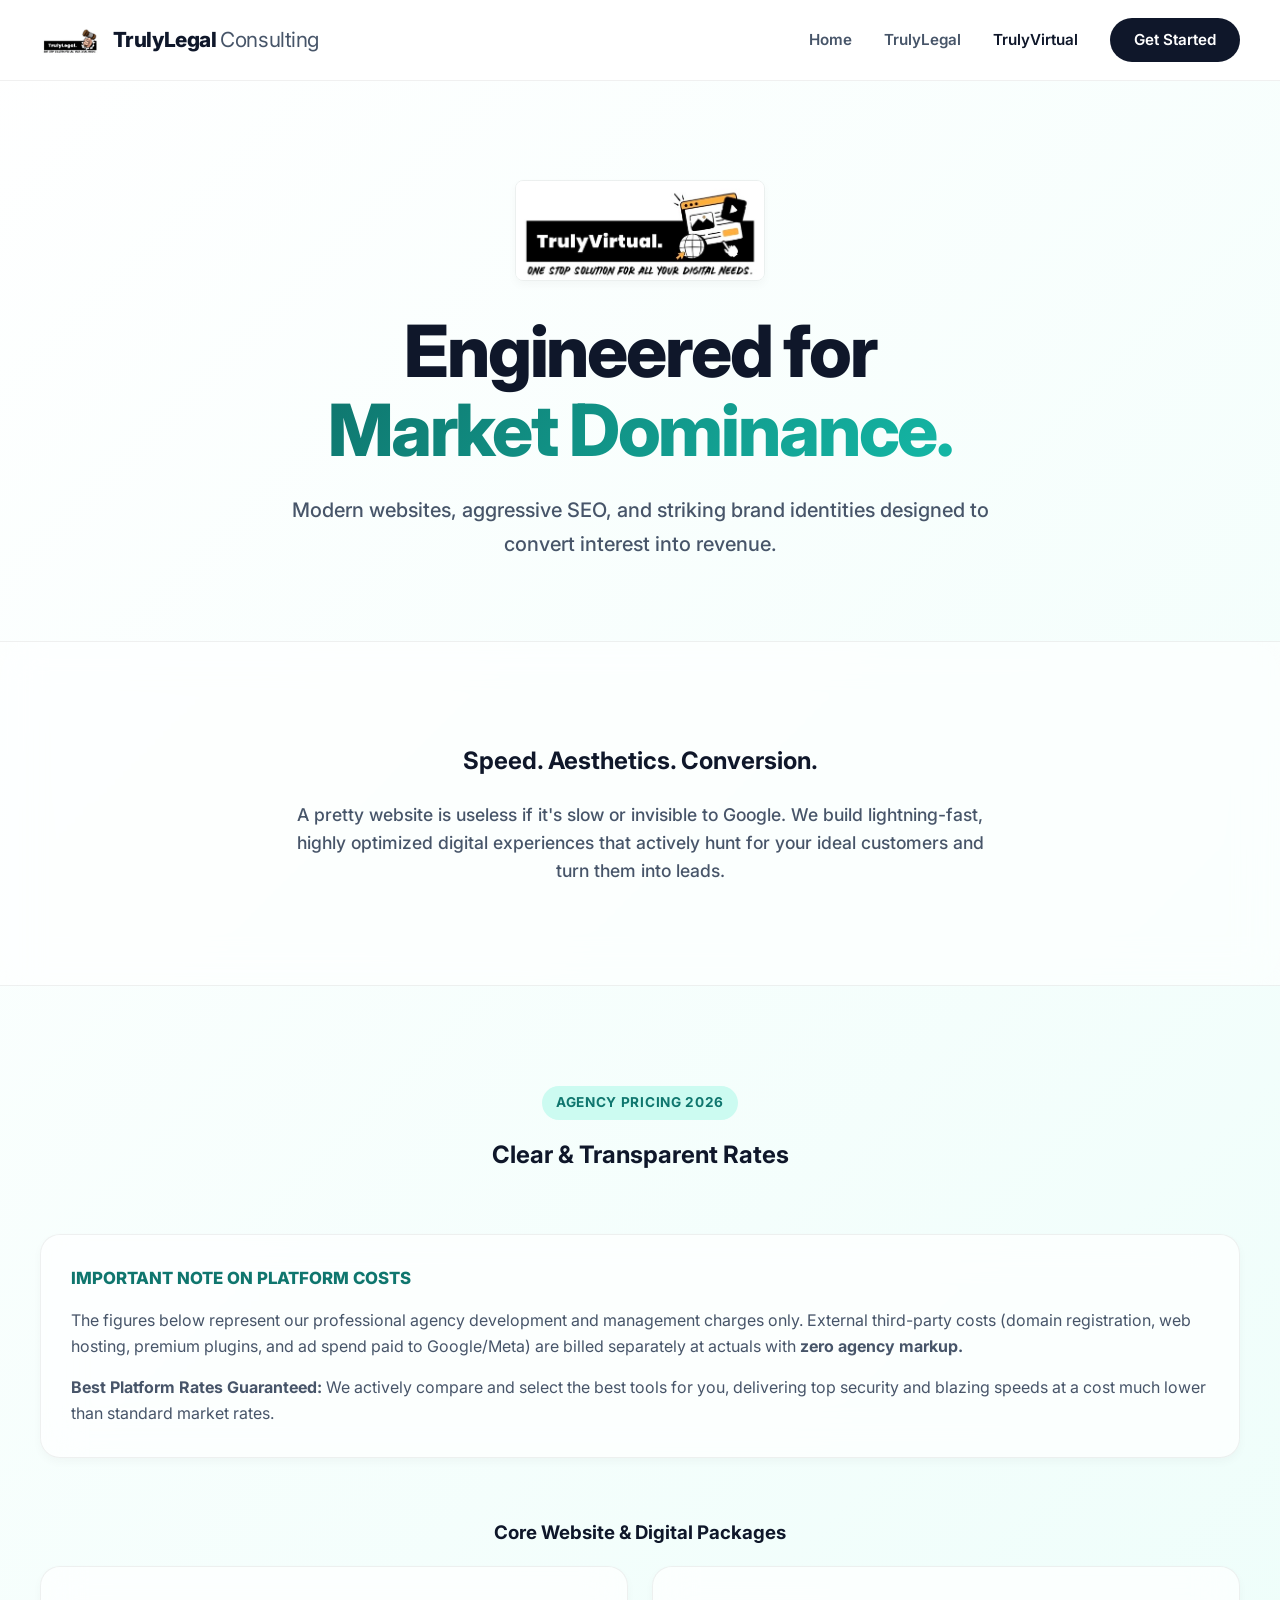
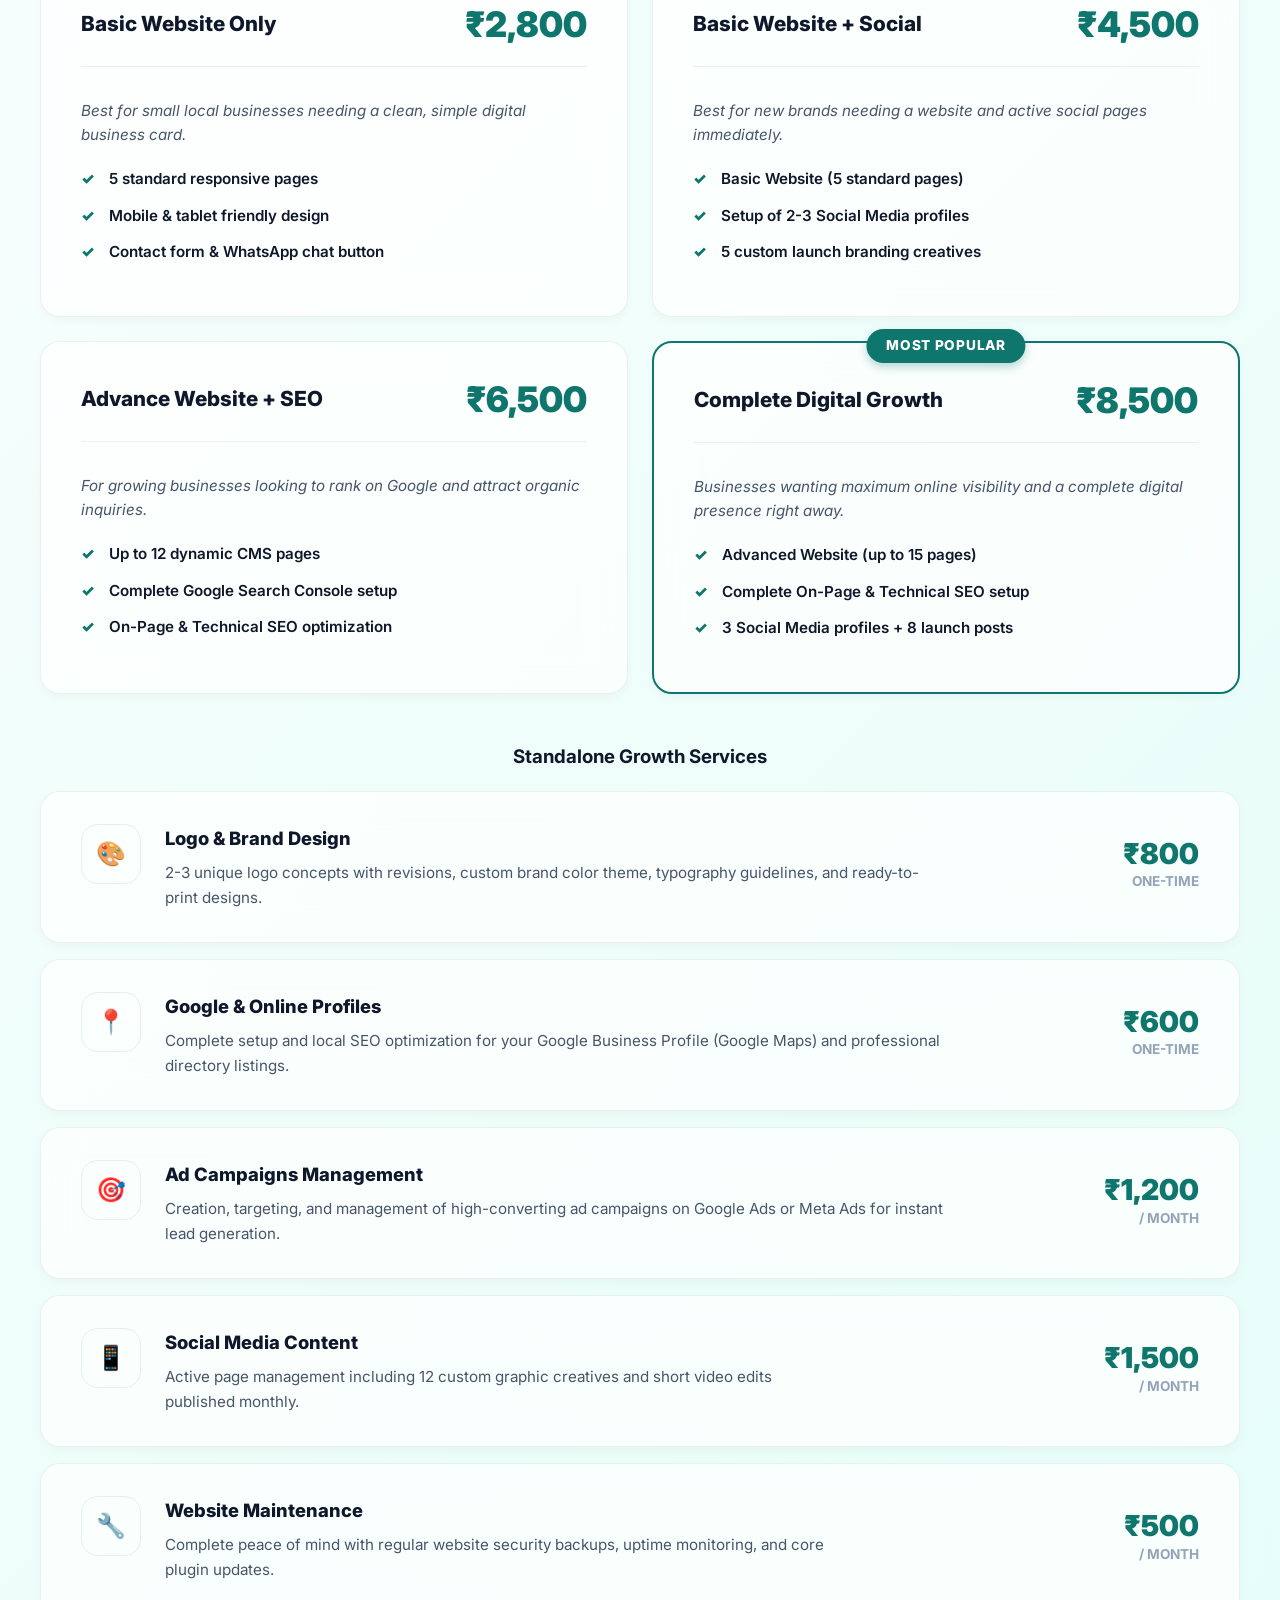
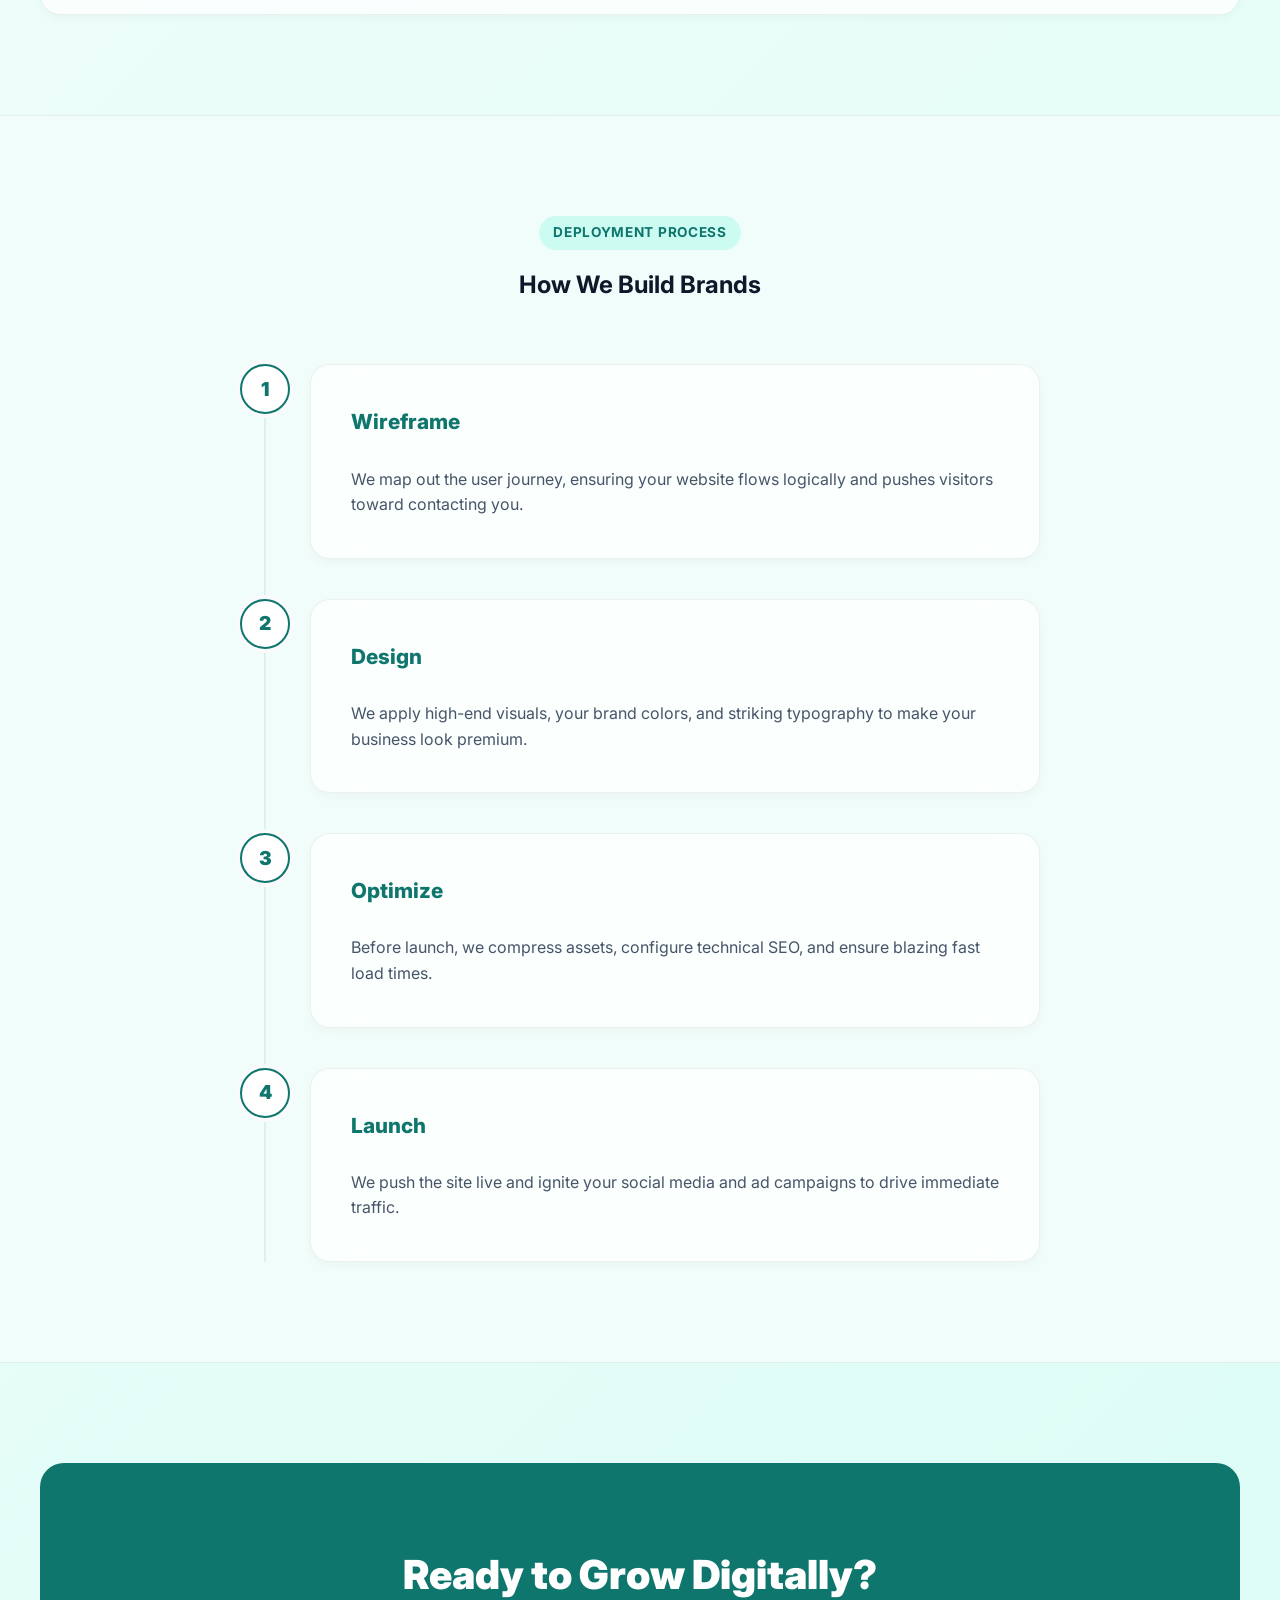
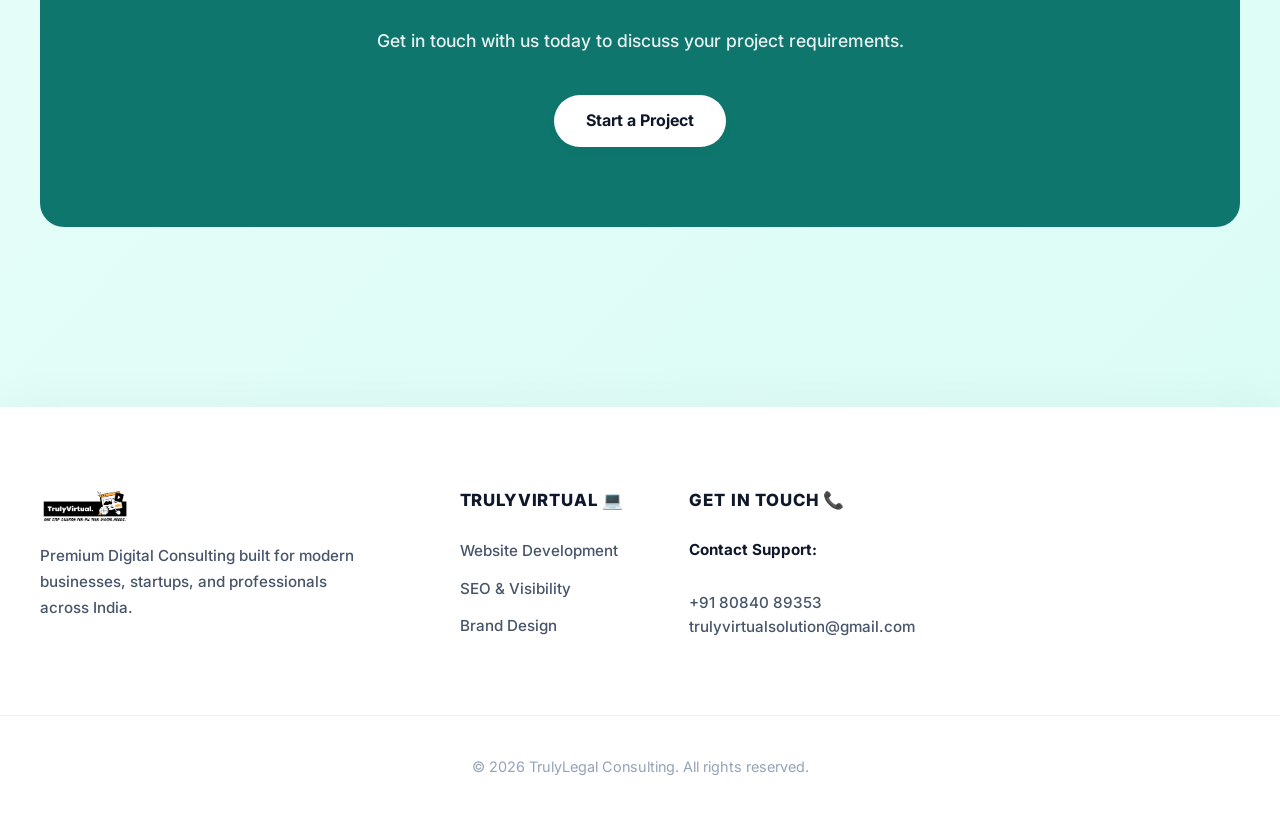
<file: virtual.html>
<!doctype html>
<html lang="en">
<head>
  <meta charset="utf-8" />
  <meta name="viewport" content="width=device-width, initial-scale=1" />
  <title>TrulyVirtual | Digital Growth Studio</title>
  <link href="https://fonts.googleapis.com/css2?family=Inter:wght@300;400;500;600;700;800&display=swap" rel="stylesheet">
  <link rel="stylesheet" href="styles.css" />
  <link rel="icon" href="assets/img/logo.png">
</head>
<body class="animated-bg-teal">
  
  <header class="site-header">
    <div class="container nav-wrap">
      <a class="brand" href="index.html">
        <img src="assets/img/logo.png" alt="TrulyLegal Logo" class="header-logo">
        <span class="brand-name">TrulyLegal <span class="light-text">Consulting</span></span>
      </a>
      <button class="nav-toggle" id="navToggle">
        <span></span><span></span><span></span>
      </button>
      <nav class="site-nav" id="siteNav">
        <a href="index.html">Home</a>
        <a href="legal.html">TrulyLegal</a>
        <a href="virtual.html" class="active teal-text">TrulyVirtual</a>
        <a href="contact.html" class="nav-cta">Get Started</a>
      </nav>
    </div>
  </header>

  <main>
    <section class="internal-hero">
      <div class="container reveal">
        <div class="hero-logo-wrapper">
            <img src="assets/img/tv-logo.png" alt="TrulyVirtual" class="tv-brand-logo">
        </div>
        <h1 class="hero-title">Engineered for <br><span class="teal-gradient-text">Market Dominance.</span></h1>
        <p class="hero-subtitle" style="margin: 0 auto;">Modern websites, aggressive SEO, and striking brand identities designed to convert interest into revenue.</p>
      </div>
    </section>

    <section class="section glass-section border-y">
      <div class="container reveal text-center">
        <h2>Speed. Aesthetics. Conversion.</h2>
        <p class="section-desc">A pretty website is useless if it's slow or invisible to Google. We build lightning-fast, highly optimized digital experiences that actively hunt for your ideal customers and turn them into leads.</p>
      </div>
    </section>

    <section class="section">
      <div class="container">
        <div class="section-header text-center reveal">
          <span class="badge badge-teal">Agency Pricing 2026</span>
          <h2>Clear & Transparent Rates</h2>
        </div>

        <div class="pricing-disclaimer bento-card card-teal reveal">
          <div>
            <h4 class="teal-text">IMPORTANT NOTE ON PLATFORM COSTS</h4>
            <p>The figures below represent our professional agency development and management charges only. External third-party costs (domain registration, web hosting, premium plugins, and ad spend paid to Google/Meta) are billed separately at actuals with <strong>zero agency markup.</strong></p>
            <p class="mt-3"><strong>Best Platform Rates Guaranteed:</strong> We actively compare and select the best tools for you, delivering top security and blazing speeds at a cost much lower than standard market rates.</p>
          </div>
        </div>

        <h3 class="sub-heading mt-5 reveal text-center">Core Website & Digital Packages</h3>
        <div class="pricing-grid">
          
          <div class="bento-card price-card card-teal reveal">
            <div class="card-top">
              <h4>Basic Website Only</h4>
              <span class="price teal-text">₹2,800</span>
            </div>
            <p class="target-text">Best for small local businesses needing a clean, simple digital business card.</p>
            <ul class="clean-list check-list">
              <li>5 standard responsive pages</li>
              <li>Mobile & tablet friendly design</li>
              <li>Contact form & WhatsApp chat button</li>
            </ul>
          </div>

          <div class="bento-card price-card card-teal reveal">
            <div class="card-top">
              <h4>Basic Website + Social</h4>
              <span class="price teal-text">₹4,500</span>
            </div>
            <p class="target-text">Best for new brands needing a website and active social pages immediately.</p>
            <ul class="clean-list check-list">
              <li>Basic Website (5 standard pages)</li>
              <li>Setup of 2-3 Social Media profiles</li>
              <li>5 custom launch branding creatives</li>
            </ul>
          </div>

          <div class="bento-card price-card card-teal reveal">
            <div class="card-top">
              <h4>Advance Website + SEO</h4>
              <span class="price teal-text">₹6,500</span>
            </div>
            <p class="target-text">For growing businesses looking to rank on Google and attract organic inquiries.</p>
            <ul class="clean-list check-list">
              <li>Up to 12 dynamic CMS pages</li>
              <li>Complete Google Search Console setup</li>
              <li>On-Page & Technical SEO optimization</li>
            </ul>
          </div>

          <div class="bento-card price-card featured-price-card card-teal reveal">
            <div class="popular-ribbon">Most Popular</div>
            <div class="card-top">
              <h4>Complete Digital Growth</h4>
              <span class="price teal-text">₹8,500</span>
            </div>
            <p class="target-text">Businesses wanting maximum online visibility and a complete digital presence right away.</p>
            <ul class="clean-list check-list">
              <li>Advanced Website (up to 15 pages)</li>
              <li>Complete On-Page & Technical SEO setup</li>
              <li>3 Social Media profiles + 8 launch posts</li>
            </ul>
          </div>
        </div>

        <h3 class="sub-heading mt-5 reveal text-center">Standalone Growth Services</h3>
        <div class="services-list">
          <div class="bento-card service-row card-teal reveal">
            <div class="row-info">
              <div class="card-icon-wrapper teal-bg"><span class="floating-emoji">🎨</span></div>
              <div>
                <h4>Logo & Brand Design</h4>
                <p>2-3 unique logo concepts with revisions, custom brand color theme, typography guidelines, and ready-to-print designs.</p>
              </div>
            </div>
            <div class="row-price">
              <span class="price teal-text">₹800</span>
              <span class="term">One-Time</span>
            </div>
          </div>
          <div class="bento-card service-row card-teal reveal">
            <div class="row-info">
              <div class="card-icon-wrapper teal-bg"><span class="floating-emoji">📍</span></div>
              <div>
                <h4>Google & Online Profiles</h4>
                <p>Complete setup and local SEO optimization for your Google Business Profile (Google Maps) and professional directory listings.</p>
              </div>
            </div>
            <div class="row-price">
              <span class="price teal-text">₹600</span>
              <span class="term">One-Time</span>
            </div>
          </div>
          <div class="bento-card service-row card-teal reveal">
            <div class="row-info">
              <div class="card-icon-wrapper teal-bg"><span class="floating-emoji">🎯</span></div>
              <div>
                <h4>Ad Campaigns Management</h4>
                <p>Creation, targeting, and management of high-converting ad campaigns on Google Ads or Meta Ads for instant lead generation.</p>
              </div>
            </div>
            <div class="row-price">
              <span class="price teal-text">₹1,200</span>
              <span class="term">/ month</span>
            </div>
          </div>
          <div class="bento-card service-row card-teal reveal">
            <div class="row-info">
              <div class="card-icon-wrapper teal-bg"><span class="floating-emoji">📱</span></div>
              <div>
                <h4>Social Media Content</h4>
                <p>Active page management including 12 custom graphic creatives and short video edits published monthly.</p>
              </div>
            </div>
            <div class="row-price">
              <span class="price teal-text">₹1,500</span>
              <span class="term">/ month</span>
            </div>
          </div>
          <div class="bento-card service-row card-teal reveal">
            <div class="row-info">
              <div class="card-icon-wrapper teal-bg"><span class="floating-emoji">🔧</span></div>
              <div>
                <h4>Website Maintenance</h4>
                <p>Complete peace of mind with regular website security backups, uptime monitoring, and core plugin updates.</p>
              </div>
            </div>
            <div class="row-price">
              <span class="price teal-text">₹500</span>
              <span class="term">/ month</span>
            </div>
          </div>
        </div>
      </div>
    </section>

    <section class="section bg-teal-light border-y">
      <div class="container">
        <div class="section-header text-center reveal">
          <span class="badge badge-teal">Deployment Process</span>
          <h2>How We Build Brands</h2>
        </div>
        
        <div class="timeline-container">
          <div class="timeline-step reveal">
            <div class="timeline-marker teal-marker">1</div>
            <div class="timeline-content bento-card card-teal">
              <h4 class="teal-text">Wireframe</h4>
              <p>We map out the user journey, ensuring your website flows logically and pushes visitors toward contacting you.</p>
            </div>
          </div>
          <div class="timeline-step reveal">
            <div class="timeline-marker teal-marker">2</div>
            <div class="timeline-content bento-card card-teal">
              <h4 class="teal-text">Design</h4>
              <p>We apply high-end visuals, your brand colors, and striking typography to make your business look premium.</p>
            </div>
          </div>
          <div class="timeline-step reveal">
            <div class="timeline-marker teal-marker">3</div>
            <div class="timeline-content bento-card card-teal">
              <h4 class="teal-text">Optimize</h4>
              <p>Before launch, we compress assets, configure technical SEO, and ensure blazing fast load times.</p>
            </div>
          </div>
          <div class="timeline-step reveal">
            <div class="timeline-marker teal-marker">4</div>
            <div class="timeline-content bento-card card-teal">
              <h4 class="teal-text">Launch</h4>
              <p>We push the site live and ignite your social media and ad campaigns to drive immediate traffic.</p>
            </div>
          </div>
        </div>
      </div>
    </section>

    <section class="section cta-section">
      <div class="container reveal">
        <div class="cta-box box-gradient-teal">
          <h2>Ready to Grow Digitally?</h2>
          <p>Get in touch with us today to discuss your project requirements.</p>
          <div class="cta-flex">
            <a href="contact.html" class="btn btn-white teal-text">Start a Project</a>
          </div>
        </div>
      </div>
    </section>
  </main>

  <footer class="site-footer">
    <div class="container footer-grid">
      <div class="footer-col brand-col">
        <div class="footer-brand">
          <img src="assets/img/tv-logo.png" alt="TrulyVirtual Logo" class="footer-logo">
        </div>
        <p>Premium Digital Consulting built for modern businesses, startups, and professionals across India.</p>
      </div>
      <div class="footer-col">
        <h4>TrulyVirtual 💻</h4>
        <ul>
          <li><a href="virtual.html">Website Development</a></li>
          <li><a href="virtual.html">SEO & Visibility</a></li>
          <li><a href="virtual.html">Brand Design</a></li>
        </ul>
      </div>
      <div class="footer-col contact-col">
        <h4>Get in Touch 📞</h4>
        <div class="contact-item">
          <strong>Contact Support:</strong><br>
          <a href="tel:+918084089353">+91 80840 89353</a><br>
          <a href="mailto:trulyvirtualsolution@gmail.com">trulyvirtualsolution@gmail.com</a>
        </div>
      </div>
    </div>
    <div class="footer-bottom">
      <div class="container">
        <p>&copy; 2026 TrulyLegal Consulting. All rights reserved.</p>
      </div>
    </div>
  </footer>
  <script src="script.js"></script>
</body>
</html>
</file>
<file: styles.css>
:root {
  /* Ultra-Clean Light Theme Palette */
  --bg-main: #FFFFFF;
  --bg-light: #F8FAFC; 
  --bg-teal-light: #F0FDFA;
  --bg-brown-light: #FFFBEB;
  
  /* Classy Accent Colors */
  --teal-main: #0F766E;
  --teal-light: #14B8A6;
  
  --brown-main: #92400E;
  --brown-light: #D97706;
  
  /* Text Colors */
  --text-dark: #0F172A;
  --text-muted: #475569;
  --text-light: #94A3B8;
  
  /* UI Elements */
  --border: rgba(0, 0, 0, 0.06);
  --shadow-sm: 0 4px 10px rgba(0, 0, 0, 0.03);
  --shadow-md: 0 10px 20px rgba(0, 0, 0, 0.06);
  --shadow-hover: 0 20px 30px rgba(0, 0, 0, 0.1);
  --radius: 20px;
}

* { box-sizing: border-box; }
html { scroll-behavior: smooth; font-size: 16px; }

body {
  margin: 0;
  font-family: 'Inter', sans-serif;
  color: var(--text-dark);
  line-height: 1.6;
  overflow-x: hidden;
}

ul { list-style: none; padding: 0; margin: 0; }
a { color: inherit; text-decoration: none; transition: 0.3s ease; }
img { max-width: 100%; display: block; }

.container { width: min(1200px, calc(100% - 48px)); margin-inline: auto; }

/* Backgrounds */
.animated-bg {
  background: linear-gradient(-45deg, #ffffff, #F0FDFA, #FFFBEB, #ffffff);
  background-size: 400% 400%;
  animation: gradientBG 15s ease infinite;
}
.animated-bg-brown {
  background: linear-gradient(-45deg, #ffffff, #FFFBEB, #fef3c7, #ffffff);
  background-size: 400% 400%;
  animation: gradientBG 15s ease infinite;
}
.animated-bg-teal {
  background: linear-gradient(-45deg, #ffffff, #F0FDFA, #ccfbf1, #ffffff);
  background-size: 400% 400%;
  animation: gradientBG 15s ease infinite;
}
@keyframes gradientBG {
  0% { background-position: 0% 50%; }
  50% { background-position: 100% 50%; }
  100% { background-position: 0% 50%; }
}

.glass-section { background: rgba(255, 255, 255, 0.6); backdrop-filter: blur(20px); }
.border-y { border-top: 1px solid var(--border); border-bottom: 1px solid var(--border); }

.text-center { text-align: center; }
.mt-3 { margin-top: 1rem; }
.mt-5 { margin-top: 3rem; }
.mb-4 { margin-bottom: 1.5rem; }
.bg-light { background-color: var(--bg-light); }
.bg-teal-light { background-color: var(--bg-teal-light); }
.bg-brown-light { background-color: var(--bg-brown-light); }

.teal-text { color: var(--teal-main); }
.brown-text { color: var(--brown-main); }
.teal-gradient-text { background: linear-gradient(135deg, var(--teal-main), var(--teal-light)); -webkit-background-clip: text; -webkit-text-fill-color: transparent; }
.brown-gradient-text { background: linear-gradient(135deg, var(--brown-main), var(--brown-light)); -webkit-background-clip: text; -webkit-text-fill-color: transparent; }

/* Subtle Iconography Animations */
.floating-emoji { display: inline-block; font-size: 1.5rem; animation: floatEmoji 3s ease-in-out infinite alternate; }
@keyframes floatEmoji { 0% { transform: translateY(0px); } 100% { transform: translateY(-4px); } }

/* Typography */
h1, h2, h3, h4 { color: var(--text-dark); margin-top: 0; }
.hero-title { font-size: clamp(3rem, 6vw, 4.5rem); font-weight: 800; letter-spacing: -0.03em; line-height: 1.1; margin: 10px 0 24px; }
.hero-subtitle { font-size: clamp(1.1rem, 2vw, 1.25rem); color: var(--text-muted); max-width: 700px; font-weight: 500; line-height: 1.7; }
.section-title { font-size: clamp(2rem, 4vw, 2.5rem); font-weight: 800; letter-spacing: -0.02em; margin-bottom: 16px; }
.section-desc { font-size: 1.1rem; color: var(--text-muted); max-width: 700px; margin: 0 auto; font-weight: 500; }
.kicker { font-size: 0.95rem; font-weight: 700; letter-spacing: 0.05em; text-transform: uppercase; color: var(--text-muted); margin-bottom: 12px; }

.badge { display: inline-block; padding: 6px 14px; font-size: 0.85rem; font-weight: 700; text-transform: uppercase; letter-spacing: 0.05em; border-radius: 999px; background: rgba(0,0,0,0.05); color: var(--text-dark); margin-bottom: 16px; }
.badge-teal { background: #CCFBF1; color: var(--teal-main); }
.badge-brown { background: #FEF3C7; color: var(--brown-main); }

/* STRICT LOGO SIZING & HEADER */
.site-header { position: fixed; top: 0; width: 100%; z-index: 100; background: rgba(255, 255, 255, 0.9); backdrop-filter: blur(16px); border-bottom: 1px solid var(--border); }
.nav-wrap { display: flex; justify-content: space-between; align-items: center; height: 80px; }
.brand { display: flex; align-items: center; gap: 12px; text-decoration: none; }

.header-logo { max-height: 40px !important; width: auto; object-fit: contain; }
.brand-name { font-size: 1.3rem; font-weight: 800; color: var(--text-dark); letter-spacing: -0.02em; white-space: nowrap; }
.brand-name .light-text { font-weight: 400; color: var(--text-muted); }

.site-nav { display: flex; gap: 32px; align-items: center; }
.site-nav a { font-size: 0.95rem; font-weight: 600; color: var(--text-muted); }
.site-nav a:hover, .site-nav a.active { color: var(--text-dark); }
.nav-cta { background: var(--text-dark); color: #fff !important; padding: 10px 24px; border-radius: 999px; }
.nav-cta:hover { background: var(--teal-main); transform: translateY(-2px); box-shadow: var(--shadow-sm); }

.nav-toggle { display: none; width: 40px; height: 40px; background: none; border: none; flex-direction: column; justify-content: center; gap: 6px; cursor: pointer; }
.nav-toggle span { display: block; width: 100%; height: 2px; background: var(--text-dark); }

/* Buttons */
.btn { display: inline-flex; align-items: center; justify-content: center; height: 52px; padding: 0 32px; font-weight: 700; border-radius: 999px; cursor: pointer; transition: all 0.3s ease; font-size: 1rem; border: none; }
.btn-teal { background: var(--teal-main); color: #fff; box-shadow: 0 4px 15px rgba(15, 118, 110, 0.2); }
.btn-teal:hover { background: var(--teal-light); transform: translateY(-4px); box-shadow: 0 10px 20px rgba(15, 118, 110, 0.3); }
.btn-brown { background: var(--brown-main); color: #fff; box-shadow: 0 4px 15px rgba(146, 64, 14, 0.2); }
.btn-brown:hover { background: var(--brown-light); transform: translateY(-4px); box-shadow: 0 10px 20px rgba(146, 64, 14, 0.3); }
.btn-white { background: #fff; color: var(--text-dark); box-shadow: var(--shadow-sm); }
.btn-white:hover { transform: translateY(-4px); box-shadow: var(--shadow-md); }

/* Heroes */
.hero-section { padding: 160px 0 80px; text-align: center; }
.hero-content { display: flex; flex-direction: column; align-items: center; }
.hero-actions { display: flex; gap: 16px; margin-top: 32px; flex-wrap: wrap; justify-content: center; }

.internal-hero { padding: 180px 0 80px; text-align: center; }
.hero-logo-wrapper { max-width: 250px; margin: 0 auto 30px; }
.tv-brand-logo { width: 100%; height: auto; border-radius: 8px; border: 1px solid var(--border); box-shadow: var(--shadow-sm); }

/* Stats & Trust Banner */
.stats-container { position: relative; margin-top: -40px; z-index: 10; margin-bottom: 60px; }
.stats-grid { display: grid; grid-template-columns: repeat(4, 1fr); gap: 20px; }
.stat-card { padding: 30px 20px; text-align: center; background: rgba(255, 255, 255, 0.85); backdrop-filter: blur(12px); }
.stat-num { font-size: 3rem; font-weight: 900; margin-bottom: 4px; line-height: 1; }
.stat-card span { font-weight: 600; color: var(--text-muted); text-transform: uppercase; letter-spacing: 0.05em; font-size: 0.85rem; }

.trust-banner { padding: 20px 0; background: rgba(255,255,255,0.5); backdrop-filter: blur(10px); font-size: 0.95rem; font-weight: 600; color: var(--text-muted); }
.trust-flex { display: flex; justify-content: center; gap: 30px; flex-wrap: wrap; }
.trust-flex .dot { color: rgba(0,0,0,0.1); }

/* Sections & Grids */
.section { padding: 100px 0; }
.section-header { margin-bottom: 60px; }

.bento-card {
  background: rgba(255, 255, 255, 0.7); backdrop-filter: blur(20px);
  border: 1px solid var(--border); padding: 40px; border-radius: var(--radius);
  box-shadow: var(--shadow-sm); transition: all 0.4s ease; display: flex; flex-direction: column;
}
.card-hover:hover, .workflow-card:hover, .price-card:hover, .service-row:hover { 
  transform: translateY(-8px); box-shadow: var(--shadow-lg); 
}
.card-teal:hover { border-color: rgba(15, 118, 110, 0.3); }
.card-brown:hover { border-color: rgba(146, 64, 14, 0.3); }
.accent-teal { border-top: 4px solid var(--teal-main); }
.accent-brown { border-top: 4px solid var(--brown-main); }

.card-icon-wrapper { width: 60px; height: 60px; border-radius: 16px; display: grid; place-items: center; margin-bottom: 24px; }
.teal-bg { background: var(--teal-bg); border: 1px solid rgba(15,118,110,0.1); }
.brown-bg { background: var(--brown-bg); border: 1px solid rgba(146,64,14,0.1); }

.bento-card h3, .bento-card h4 { font-size: 1.3rem; font-weight: 800; margin-bottom: 12px; }
.bento-card p { color: var(--text-muted); margin-bottom: 0; }

.bento-grid { display: grid; grid-template-columns: 1fr 1fr; gap: 32px; }
.bento-large { padding: 50px; }
.strong-desc { font-weight: 700; color: var(--text-dark) !important; margin-bottom: 16px !important; font-size: 1.1rem; }
.card-text { margin-bottom: 30px; flex-grow: 1; }
.card-link { font-weight: 700; font-size: 0.95rem; margin-top: 20px; }
.brown-link { color: var(--brown-main); }
.teal-link { color: var(--teal-main); }

.audience-grid, .services-grid { display: grid; grid-template-columns: repeat(3, 1fr); gap: 24px; }
.workflow-grid { display: grid; grid-template-columns: repeat(4, 1fr); gap: 24px; }
.step-num { font-size: 2.5rem; font-weight: 900; margin-bottom: 16px; line-height: 1; }

/* Connected Timeline */
.timeline-container { position: relative; max-width: 800px; margin: 0 auto; }
.timeline-container::before { content: ''; position: absolute; top: 0; bottom: 0; left: 24px; width: 2px; background: var(--border); }
.timeline-step { position: relative; padding-left: 70px; margin-bottom: 40px; }
.timeline-step:last-child { margin-bottom: 0; }
.timeline-marker {
  position: absolute; left: 0; top: 0; width: 50px; height: 50px; border-radius: 50%;
  background: var(--bg-main); border: 2px solid var(--brown-main);
  display: grid; place-items: center; font-weight: 900; font-size: 1.2rem;
  color: var(--brown-main); z-index: 2; box-shadow: 0 0 0 4px var(--bg-light);
}
.teal-marker { border-color: var(--teal-main); color: var(--teal-main); }

/* Restored Tags & FAQ */
.tag-cloud { display: flex; flex-wrap: wrap; gap: 10px; }
.tag-cloud span { padding: 8px 16px; border-radius: 999px; background: var(--bg-main); border: 1px solid var(--border); font-size: 0.85rem; font-weight: 700; color: var(--text-muted); transition: all 0.3s ease; }
.tag-cloud span:hover { border-color: var(--teal-main); color: var(--teal-main); transform: translateY(-2px); }

.faq-list { max-width: 800px; margin: 0 auto; display: flex; flex-direction: column; gap: 16px; }
.faq-item { background: var(--bg-main); border: 1px solid var(--border); border-radius: var(--radius); transition: all 0.3s ease; box-shadow: var(--shadow-sm); overflow: hidden; }
.faq-item:hover { box-shadow: var(--shadow-md); border-color: rgba(0,0,0,0.15); }
.faq-item summary { padding: 24px; font-weight: 800; font-size: 1.1rem; cursor: pointer; list-style: none; display: flex; justify-content: space-between; align-items: center; color: var(--text-dark); }
.faq-item summary::-webkit-details-marker { display: none; }
.faq-item summary::after { content: "+"; font-size: 1.8rem; font-weight: 300; color: var(--teal-main); transition: transform 0.3s ease; line-height: 1; }
.faq-item[open] summary::after { transform: rotate(45deg); color: var(--brown-main); }
.faq-item p { padding: 0 24px 24px; margin: 0; color: var(--text-muted); line-height: 1.7; font-weight: 500; }

/* Lists */
.clean-list { margin-top: 20px; }
.clean-list li { padding-left: 28px; position: relative; margin-bottom: 12px; color: var(--text-dark); font-weight: 600; font-size: 0.95rem; }
.brown-bullets li::before { content: "➔"; position: absolute; left: 0; color: var(--brown-main); font-weight: 900; }
.check-list li::before { content: "✓"; position: absolute; left: 0; color: var(--teal-main); font-weight: 900; }

/* Pricing */
.pricing-disclaimer { display: flex; gap: 24px; align-items: flex-start; padding: 30px; margin-bottom: 60px; }
.disclaimer-icon { font-size: 2.5rem; line-height: 1; }
.pricing-disclaimer h4 { margin-bottom: 12px; font-size: 1.05rem; font-weight: 800; }
.pricing-grid { display: grid; grid-template-columns: repeat(2, 1fr); gap: 24px; }
.featured-price-card { border: 2px solid var(--teal-main); position: relative; transform: scale(1.02); }
.featured-price-card:hover { transform: scale(1.04) translateY(-8px); }
.popular-ribbon { position: absolute; top: -14px; left: 50%; transform: translateX(-50%); background: var(--teal-main); color: #fff; padding: 6px 20px; border-radius: 999px; font-size: 0.85rem; font-weight: 800; text-transform: uppercase; letter-spacing: 0.05em; box-shadow: 0 4px 10px rgba(15,118,110,0.3); }

.card-top { display: flex; justify-content: space-between; align-items: flex-start; margin-bottom: 16px; border-bottom: 1px solid var(--border); padding-bottom: 24px; }
.card-top h4 { font-size: 1.3rem; font-weight: 800; margin: 0; max-width: 60%; }
.card-top .price { font-size: 2.2rem; font-weight: 900; line-height: 1; }
.target-text { font-style: italic; font-size: 0.95rem; color: var(--text-muted); }

.services-list { display: flex; flex-direction: column; gap: 16px; }
.service-row { display: flex; justify-content: space-between; align-items: center; padding: 32px 40px; flex-direction: row; }
.row-info { display: flex; gap: 24px; align-items: flex-start; }
.row-icon { font-size: 2rem; background: var(--bg-teal-light); padding: 12px; border-radius: 12px; line-height: 1; }
.row-info h4 { font-size: 1.15rem; font-weight: 800; margin-bottom: 8px; }
.row-info p { margin: 0; color: var(--text-muted); font-size: 0.95rem; max-width: 90%; }
.row-price { text-align: right; min-width: 120px; }
.row-price .price { font-size: 1.8rem; font-weight: 900; display: block; line-height: 1; }
.row-price .term { font-size: 0.85rem; color: var(--text-light); text-transform: uppercase; font-weight: 700; }

/* Contact Page Form */
.contact-layout { display: grid; grid-template-columns: 1fr 1.8fr; gap: 40px; align-items: start; }
.contact-info-cards { display: grid; gap: 24px; }
.contact-info-cards h4 { margin-bottom: 12px; font-weight: 800; font-size: 1.1rem; }
.contact-info-cards a { color: var(--text-dark); font-weight: 600; text-decoration: none; transition: 0.3s; }
.contact-info-cards a:hover { color: var(--teal-main); }
.contact-form { display: flex; flex-direction: column; gap: 20px; }
.form-group { display: flex; flex-direction: column; gap: 8px; }
.form-group label { font-weight: 700; color: var(--text-dark); font-size: 0.95rem; }
.form-control { width: 100%; padding: 16px 20px; border-radius: 12px; border: 1px solid var(--border); background: var(--bg-main); font-family: inherit; font-size: 1rem; color: var(--text-dark); transition: all 0.3s ease; }
.form-control:focus { outline: none; border-color: var(--teal-main); box-shadow: 0 0 0 4px var(--teal-bg); }

/* Deep CTA Boxes */
.cta-box { color: #fff; text-align: center; padding: 80px 40px; border-radius: 24px; box-shadow: var(--shadow-lg); position: relative; overflow: hidden; }
.box-gradient { background: linear-gradient(135deg, var(--text-dark), #1e293b); }
.box-gradient-brown { background: linear-gradient(135deg, var(--brown-main), #78350f); }
.box-gradient-teal { background: linear-gradient(135deg, var(--teal-main), #0f766e); }
.cta-box h2 { color: #fff; font-size: 2.5rem; margin-bottom: 20px; font-weight: 900; }
.cta-box p { color: rgba(255,255,255,0.9); font-size: 1.1rem; max-width: 600px; margin: 0 auto 40px; font-weight: 500; }
.cta-flex { display: flex; justify-content: center; gap: 16px; flex-wrap: wrap; }

/* THE DISTINCT FOOTER */
.site-footer { margin-top: 80px; background: #ffffff; padding-top: 80px; box-shadow: 0 -10px 40px rgba(0,0,0,0.03); }
.footer-grid { display: grid; grid-template-columns: 2fr 1fr 1fr 1.5fr; gap: 40px; padding-bottom: 60px; }
.footer-brand { display: flex; align-items: center; gap: 12px; margin-bottom: 20px; }
.footer-logo { max-height: 36px !important; width: auto; object-fit: contain; }
.brand-col p { color: var(--text-muted); font-size: 0.95rem; line-height: 1.7; max-width: 320px; font-weight: 500; }
.footer-col h4 { font-size: 1.05rem; font-weight: 800; margin-bottom: 24px; text-transform: uppercase; letter-spacing: 0.05em; color: var(--text-dark); }
.footer-col ul li { margin-bottom: 12px; }
.footer-col ul li a { color: var(--text-muted); font-size: 0.95rem; transition: 0.3s ease; font-weight: 500; }
.footer-col ul li a:hover { color: var(--teal-main); padding-left: 5px; }
.contact-item { margin-bottom: 16px; font-size: 0.95rem; color: var(--text-muted); font-weight: 500; }
.contact-item strong { color: var(--text-dark); display: block; margin-bottom: 4px; font-weight: 700; }
.contact-item a { color: var(--text-muted); transition: 0.3s ease; }
.contact-item a:hover { color: var(--teal-main); }
.footer-bottom { border-top: 1px solid var(--border); padding: 24px 0; text-align: center; color: var(--text-light); font-size: 0.9rem; }

/* Reveal Animations */
.reveal { opacity: 0; transform: translateY(30px); transition: all 0.7s cubic-bezier(0.16, 1, 0.3, 1); }
.reveal.in-view { opacity: 1; transform: translateY(0); }

/* Responsive Adjustments */
@media (max-width: 992px) {
  .bento-grid, .audience-grid, .services-grid, .pricing-grid, .stats-grid { grid-template-columns: 1fr 1fr; }
  .workflow-grid { grid-template-columns: repeat(2, 1fr); }
  .footer-grid { grid-template-columns: 1fr 1fr; gap: 50px; }
  .service-row { flex-direction: column; align-items: flex-start; gap: 20px; }
  .row-info p { max-width: 100%; }
  .contact-layout { grid-template-columns: 1fr; }
}

@media (max-width: 768px) {
  .site-nav {
    position: absolute; top: 80px; left: 0; width: 100%; background: rgba(255,255,255,0.95); backdrop-filter: blur(10px);
    flex-direction: column; padding: 30px; border-bottom: 1px solid var(--border); box-shadow: var(--shadow-md);
    clip-path: polygon(0 0, 100% 0, 100% 0, 0 0); transition: 0.4s ease;
  }
  .site-nav.open { clip-path: polygon(0 0, 100% 0, 100% 100%, 0 100%); }
  .nav-toggle { display: flex; }
  
  .bento-grid, .audience-grid, .services-grid, .pricing-grid, .workflow-grid, .footer-grid, .stats-grid { grid-template-columns: 1fr; }
  .hero-section { padding: 140px 0 60px; }
  .hero-title { font-size: 2.8rem; }
  .bento-large { padding: 30px; }
  .cta-box { padding: 40px 20px; }
  .brand-name { font-size: 1.1rem; }
  .header-logo { max-height: 32px !important; }
  .pricing-disclaimer { flex-direction: column; gap: 10px; padding: 20px; }
  .featured-price-card { transform: scale(1); }
  .featured-price-card:hover { transform: translateY(-8px); }
  .row-info { flex-direction: column; gap: 16px; }
  .timeline-container::before { left: 20px; }
  .timeline-step { padding-left: 60px; }
  .timeline-marker { width: 40px; height: 40px; font-size: 1rem; }
}
</file>
